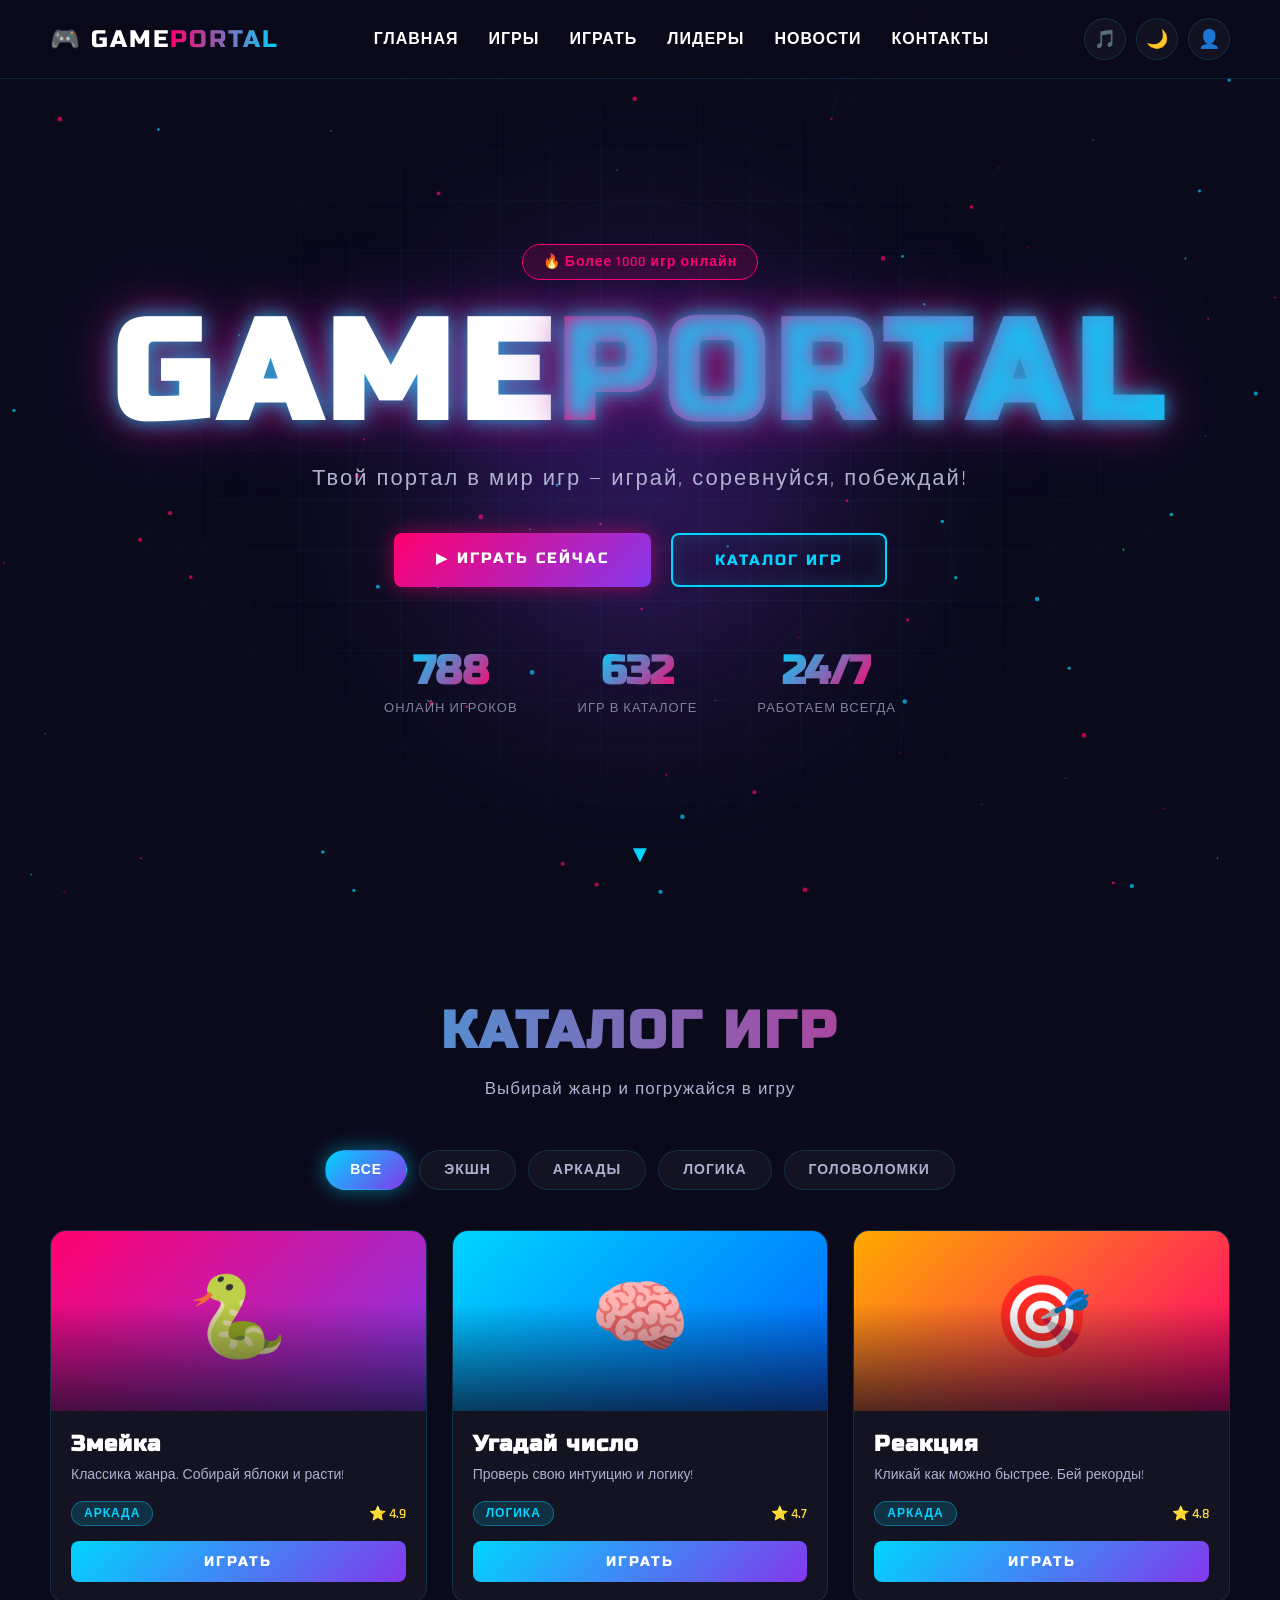
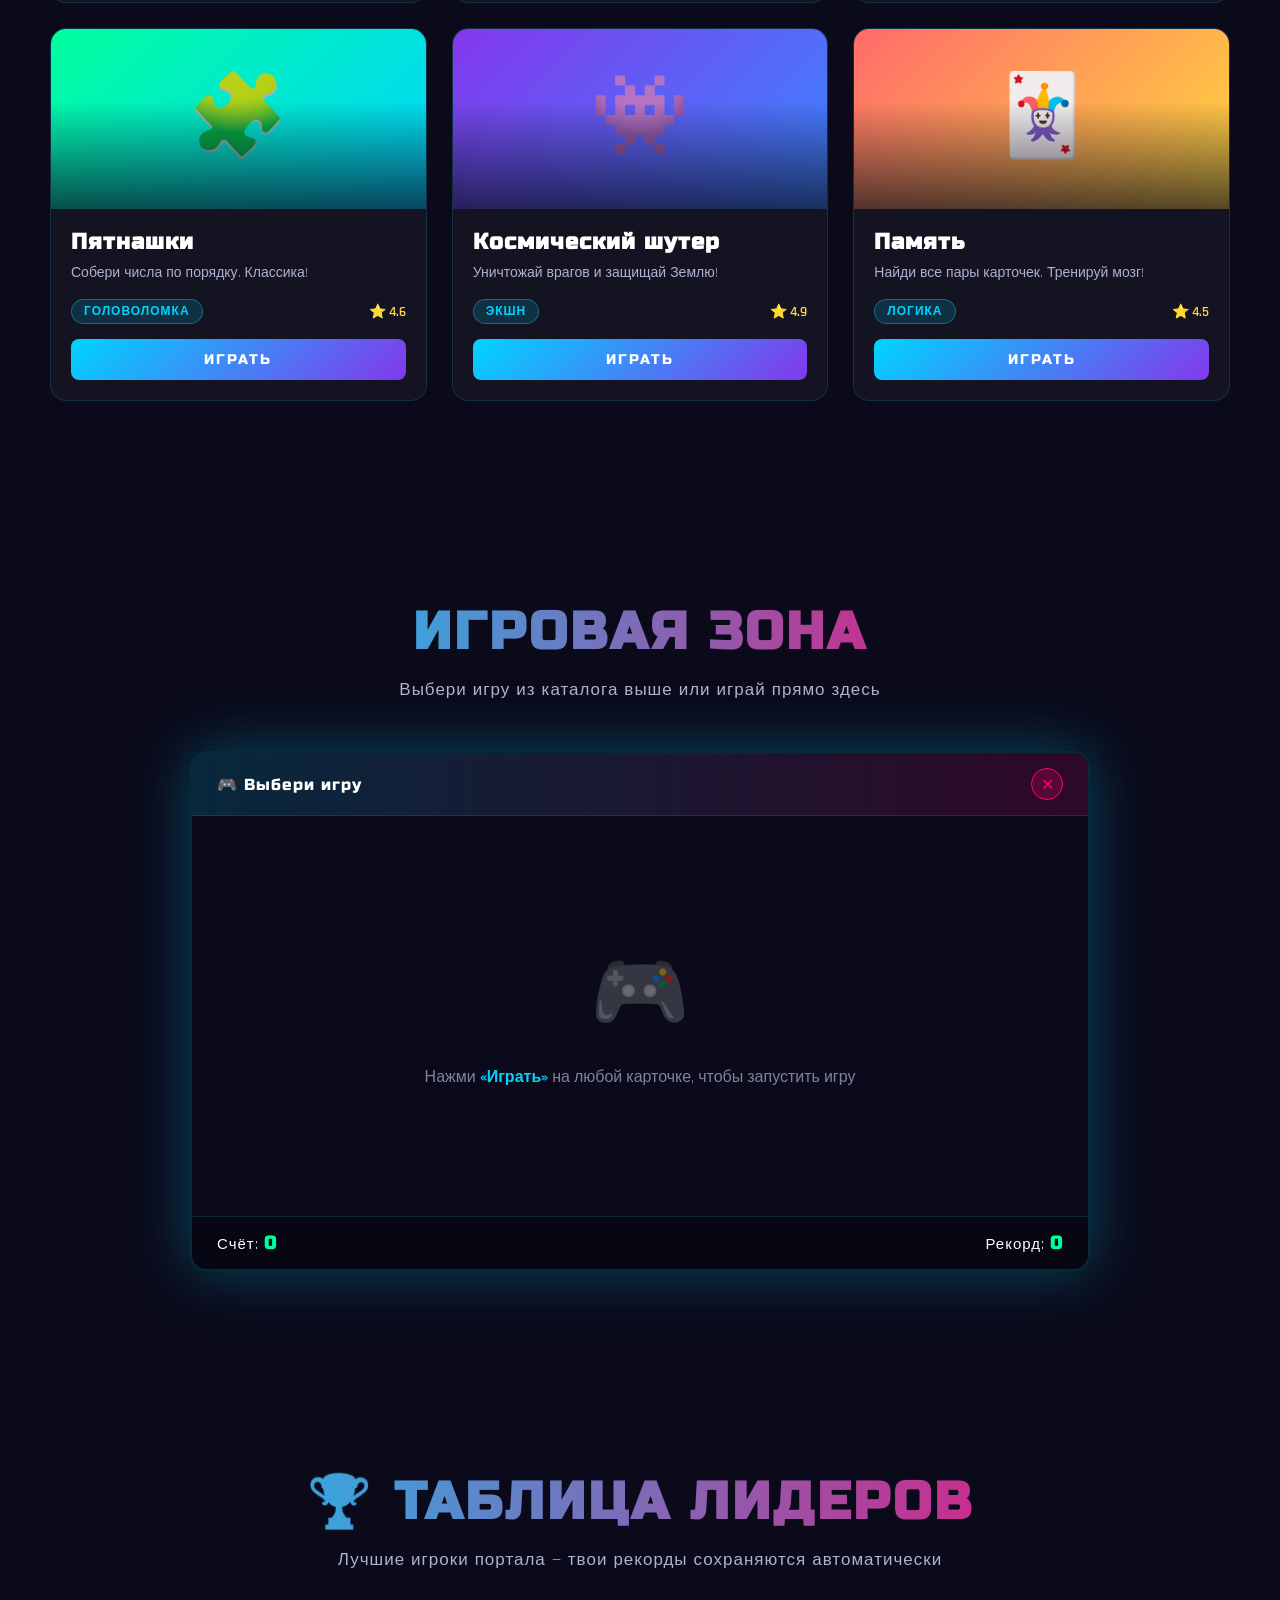
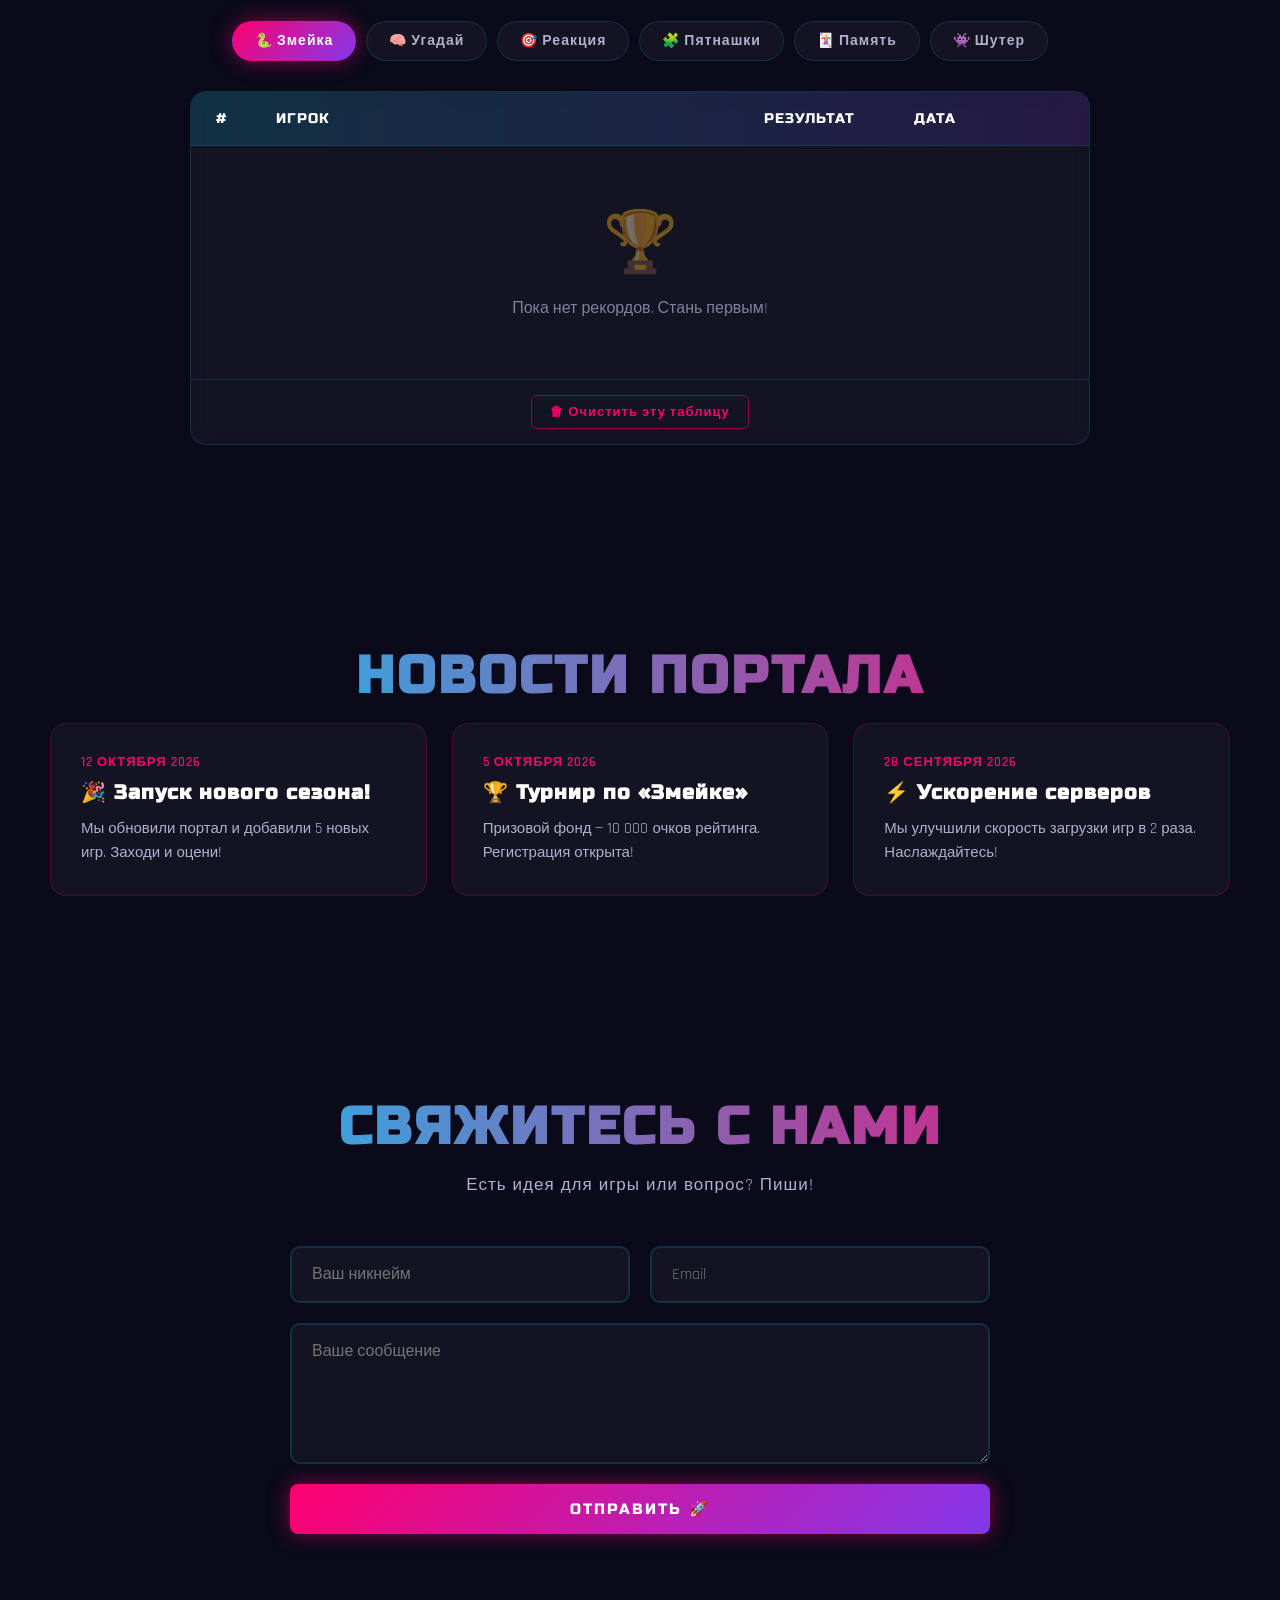
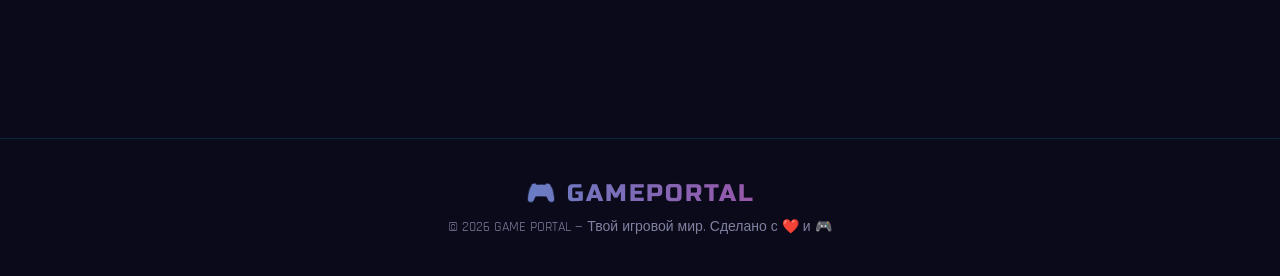
<file: index.html>
<!DOCTYPE html>
<html lang="ru">
<head>
    <meta charset="UTF-8">
    <meta name="viewport" content="width=device-width, initial-scale=1.0">
    <title>GAME PORTAL — Твой игровой мир</title>
    <link rel="stylesheet" href="style.css">
    <link href="https://fonts.googleapis.com/css2?family=Russo+One&family=Rajdhani:wght@300;400;600;700&display=swap" rel="stylesheet">
</head>
<body data-theme="dark">

    <!-- Анимированный фон -->
    <canvas id="bg"></canvas>
    <div class="grid-overlay"></div>

    <!-- Навигация -->
    <nav class="navbar">
        <div class="logo">🎮 GAME<span>PORTAL</span></div>
        <ul class="nav-links">
            <li><a href="#home">Главная</a></li>
            <li><a href="#games">Игры</a></li>
            <li><a href="#play">Играть</a></li>
            <li><a href="#leaders">Лидеры</a></li>
            <li><a href="#news">Новости</a></li>
            <li><a href="#contact">Контакты</a></li>
        </ul>
        <div class="nav-actions">
            <button class="icon-btn" id="musicBtn" title="Музыка">🎵</button>
            <button class="icon-btn" id="themeBtn" title="Тема">🌙</button>
            <button class="icon-btn user-btn" id="userBtn" title="Профиль">👤</button>
            <button class="burger" id="burger">☰</button>
        </div>
    </nav>

    <!-- ТИТУЛЬНИК -->
    <header id="home" class="hero">
        <div class="hero-glow"></div>
        <div class="hero-content">
            <div class="badge">🔥 Более 1000 игр онлайн</div>
            <h1 class="hero-title">GAME<span>PORTAL</span></h1>
            <p class="hero-subtitle">Твой портал в мир игр — играй, соревнуйся, побеждай!</p>
            <div class="hero-buttons">
                <a href="#play" class="btn btn-primary">▶ Играть сейчас</a>
                <a href="#games" class="btn btn-ghost">Каталог игр</a>
            </div>
            <div class="hero-stats">
                <div><strong id="statPlayers">0</strong><span>онлайн игроков</span></div>
                <div><strong id="statGames">0</strong><span>игр в каталоге</span></div>
                <div><strong>24/7</strong><span>работаем всегда</span></div>
            </div>
        </div>
        <div class="scroll-indicator">▼</div>
    </header>

    <!-- Каталог игр -->
    <section id="games" class="section">
        <h2 class="section-title">Каталог игр</h2>
        <p class="section-subtitle">Выбирай жанр и погружайся в игру</p>

        <div class="filters">
            <button class="filter active" data-filter="all">Все</button>
            <button class="filter" data-filter="action">Экшн</button>
            <button class="filter" data-filter="arcade">Аркады</button>
            <button class="filter" data-filter="logic">Логика</button>
            <button class="filter" data-filter="puzzle">Головоломки</button>
        </div>

        <div class="games-grid">
            <div class="game-card" data-category="arcade">
                <div class="game-cover" style="background: linear-gradient(135deg,#ff006e,#8338ec);">🐍</div>
                <div class="game-info">
                    <h3>Змейка</h3>
                    <p>Классика жанра. Собирай яблоки и расти!</p>
                    <div class="game-meta">
                        <span class="tag">Аркада</span>
                        <span class="rating">⭐ 4.9</span>
                    </div>
                    <button class="play-btn" data-game="snake">Играть</button>
                </div>
            </div>

            <div class="game-card" data-category="logic">
                <div class="game-cover" style="background: linear-gradient(135deg,#00d4ff,#0066ff);">🧠</div>
                <div class="game-info">
                    <h3>Угадай число</h3>
                    <p>Проверь свою интуицию и логику!</p>
                    <div class="game-meta">
                        <span class="tag">Логика</span>
                        <span class="rating">⭐ 4.7</span>
                    </div>
                    <button class="play-btn" data-game="guess">Играть</button>
                </div>
            </div>

            <div class="game-card" data-category="arcade">
                <div class="game-cover" style="background: linear-gradient(135deg,#ffaa00,#ff006e);">🎯</div>
                <div class="game-info">
                    <h3>Реакция</h3>
                    <p>Кликай как можно быстрее. Бей рекорды!</p>
                    <div class="game-meta">
                        <span class="tag">Аркада</span>
                        <span class="rating">⭐ 4.8</span>
                    </div>
                    <button class="play-btn" data-game="reaction">Играть</button>
                </div>
            </div>

            <div class="game-card" data-category="puzzle">
                <div class="game-cover" style="background: linear-gradient(135deg,#00ff9d,#00d4ff);">🧩</div>
                <div class="game-info">
                    <h3>Пятнашки</h3>
                    <p>Собери числа по порядку. Классика!</p>
                    <div class="game-meta">
                        <span class="tag">Головоломка</span>
                        <span class="rating">⭐ 4.6</span>
                    </div>
                    <button class="play-btn" data-game="puzzle">Играть</button>
                </div>
            </div>

            <div class="game-card" data-category="action">
                <div class="game-cover" style="background: linear-gradient(135deg,#8338ec,#3a86ff);">👾</div>
                <div class="game-info">
                    <h3>Космический шутер</h3>
                    <p>Уничтожай врагов и защищай Землю!</p>
                    <div class="game-meta">
                        <span class="tag">Экшн</span>
                        <span class="rating">⭐ 4.9</span>
                    </div>
                    <button class="play-btn" data-game="shooter">Играть</button>
                </div>
            </div>

            <div class="game-card" data-category="logic">
                <div class="game-cover" style="background: linear-gradient(135deg,#ff6b6b,#ffd93d);">🃏</div>
                <div class="game-info">
                    <h3>Память</h3>
                    <p>Найди все пары карточек. Тренируй мозг!</p>
                    <div class="game-meta">
                        <span class="tag">Логика</span>
                        <span class="rating">⭐ 4.5</span>
                    </div>
                    <button class="play-btn" data-game="memory">Играть</button>
                </div>
            </div>
        </div>
    </section>

    <!-- Игровая зона -->
    <section id="play" class="section play-section">
        <h2 class="section-title">Игровая зона</h2>
        <p class="section-subtitle">Выбери игру из каталога выше или играй прямо здесь</p>

        <div class="game-window">
            <div class="game-header">
                <span id="gameTitle">🎮 Выбери игру</span>
                <button id="closeGame" class="close-btn">✕</button>
            </div>
            <div class="game-body" id="gameBody">
                <div class="game-placeholder">
                    <div class="placeholder-icon">🎮</div>
                    <p>Нажми <strong>«Играть»</strong> на любой карточке, чтобы запустить игру</p>
                </div>
            </div>
            <div class="game-footer">
                <span>Счёт: <strong id="gameScore">0</strong></span>
                <span>Рекорд: <strong id="gameBest">0</strong></span>
            </div>
        </div>
    </section>

    <!-- ТАБЛИЦА ЛИДЕРОВ -->
    <section id="leaders" class="section">
        <h2 class="section-title">🏆 Таблица лидеров</h2>
        <p class="section-subtitle">Лучшие игроки портала — твои рекорды сохраняются автоматически</p>

        <div class="leaders-tabs">
            <button class="leader-tab active" data-board="snake">🐍 Змейка</button>
            <button class="leader-tab" data-board="guess">🧠 Угадай</button>
            <button class="leader-tab" data-board="reaction">🎯 Реакция</button>
            <button class="leader-tab" data-board="puzzle">🧩 Пятнашки</button>
            <button class="leader-tab" data-board="memory">🃏 Память</button>
            <button class="leader-tab" data-board="shooter">👾 Шутер</button>
        </div>

        <div class="leaderboard">
            <div class="leaderboard-header">
                <span>#</span>
                <span>Игрок</span>
                <span>Результат</span>
                <span>Дата</span>
            </div>
            <div id="leaderboardBody" class="leaderboard-body">
                <!-- JS заполнит -->
            </div>
            <div class="leaderboard-actions">
                <button class="btn-small" id="clearBoard">🗑 Очистить эту таблицу</button>
            </div>
        </div>
    </section>

    <!-- Новости -->
    <section id="news" class="section">
        <h2 class="section-title">Новости портала</h2>
        <div class="news-grid">
            <article class="news-card">
                <div class="news-date">12 октября 2026</div>
                <h3>🎉 Запуск нового сезона!</h3>
                <p>Мы обновили портал и добавили 5 новых игр. Заходи и оцени!</p>
            </article>
            <article class="news-card">
                <div class="news-date">5 октября 2026</div>
                <h3>🏆 Турнир по «Змейке»</h3>
                <p>Призовой фонд — 10 000 очков рейтинга. Регистрация открыта!</p>
            </article>
            <article class="news-card">
                <div class="news-date">28 сентября 2026</div>
                <h3>⚡ Ускорение серверов</h3>
                <p>Мы улучшили скорость загрузки игр в 2 раза. Наслаждайтесь!</p>
            </article>
        </div>
    </section>

    <!-- Контакты -->
    <section id="contact" class="section">
        <h2 class="section-title">Свяжитесь с нами</h2>
        <p class="section-subtitle">Есть идея для игры или вопрос? Пиши!</p>
        <form class="contact-form" id="contactForm">
            <div class="form-row">
                <input type="text" placeholder="Ваш никнейм" required>
                <input type="email" placeholder="Email" required>
            </div>
            <textarea placeholder="Ваше сообщение" rows="5" required></textarea>
            <button type="submit" class="btn btn-primary">Отправить 🚀</button>
            <p class="form-message" id="formMessage"></p>
        </form>
    </section>

    <!-- Футер -->
    <footer class="footer">
        <div class="footer-content">
            <div class="footer-logo">🎮 GAMEPORTAL</div>
            <p>© 2026 GAME PORTAL — Твой игровой мир. Сделано с ❤️ и 🎮</p>
        </div>
    </footer>

    <!-- МОДАЛЬНОЕ ОКНО АВТОРИЗАЦИИ -->
    <div class="modal-overlay" id="authModal">
        <div class="modal">
            <button class="modal-close" id="authClose">✕</button>
            <div class="modal-avatar" id="modalAvatar">👤</div>
            <h2 id="authTitle">Регистрация</h2>
            <p class="modal-subtitle" id="authSubtitle">Создай аккаунт, чтобы сохранять рекорды</p>

            <form id="authForm" class="auth-form">
                <input type="text" id="authNickname" placeholder="Никнейм" required maxlength="15">
                <input type="password" id="authPassword" placeholder="Пароль" required minlength="3">
                <button type="submit" class="btn btn-primary" id="authSubmit">Зарегистрироваться</button>
                <p class="auth-message" id="authMessage"></p>
            </form>

            <p class="auth-toggle">
                <span id="authToggleText">Уже есть аккаунт?</span>
                <a href="#" id="authToggleLink">Войти</a>
            </p>
        </div>
    </div>

    <!-- МОДАЛЬНОЕ ОКНО ПРОФИЛЯ -->
    <div class="modal-overlay" id="profileModal">
        <div class="modal">
            <button class="modal-close" id="profileClose">✕</button>
            <div class="modal-avatar" id="profileAvatar">👤</div>
            <h2 id="profileName">Игрок</h2>
            <p class="modal-subtitle">Твой игровой профиль</p>

            <div class="profile-stats">
                <div>
                    <strong id="profileTotalScore">0</strong>
                    <span>всего очков</span>
                </div>
                <div>
                    <strong id="profileGamesPlayed">0</strong>
                    <span>игр сыграно</span>
                </div>
                <div>
                    <strong id="profileAchievements">0</strong>
                    <span>достижений</span>
                </div>
            </div>

            <div class="profile-records">
                <h3>🏆 Мои рекорды</h3>
                <div id="profileRecords"></div>
            </div>

            <button class="btn btn-ghost" id="logoutBtn">🚪 Выйти из аккаунта</button>
        </div>
    </div>

    <!-- Фоновая музыка -->
    <audio id="bgMusic" loop>
        <source src="[data-uri]" type="audio/wav">
    </audio>

    <!-- Тонкий индикатор музыки -->
    <div class="music-indicator" id="musicIndicator" title="Музыка играет">
        <span></span><span></span><span></span><span></span>
    </div>

    <script src="script.js"></script>
</body>
</html>
</file>
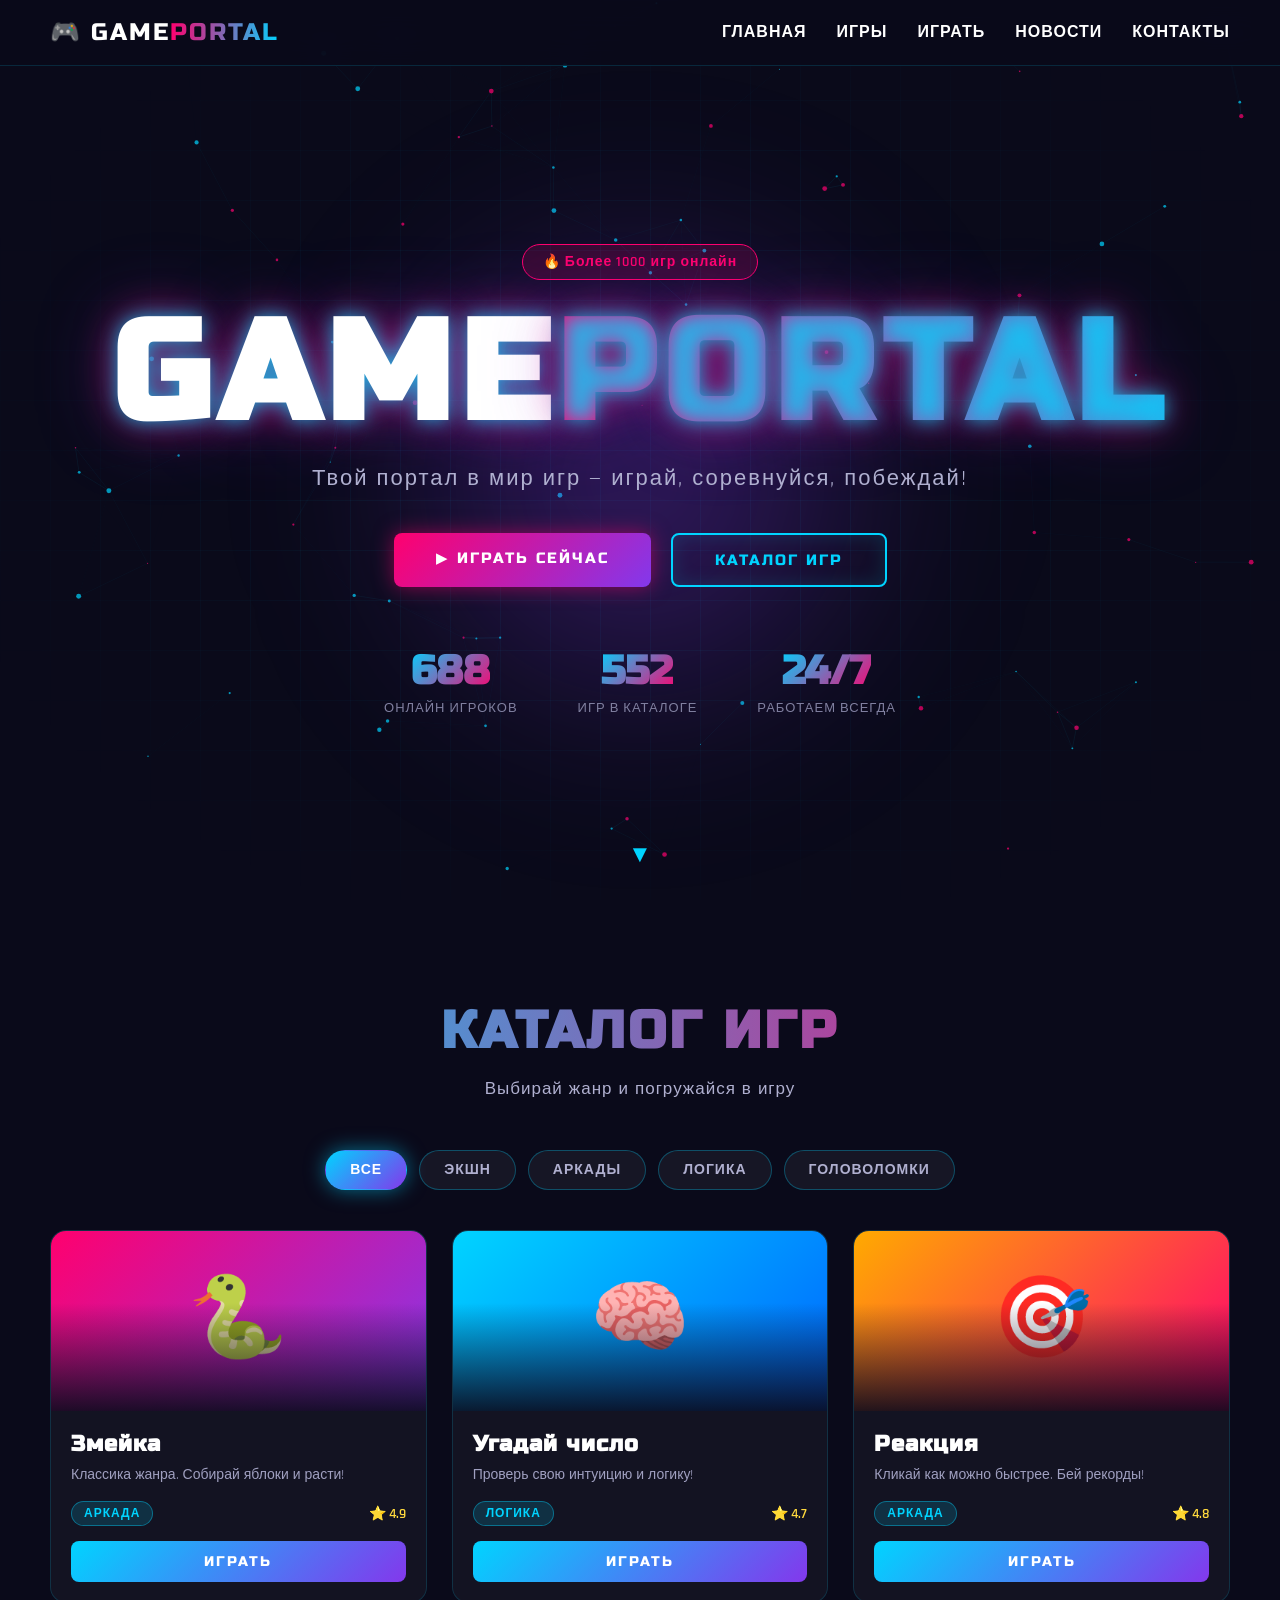
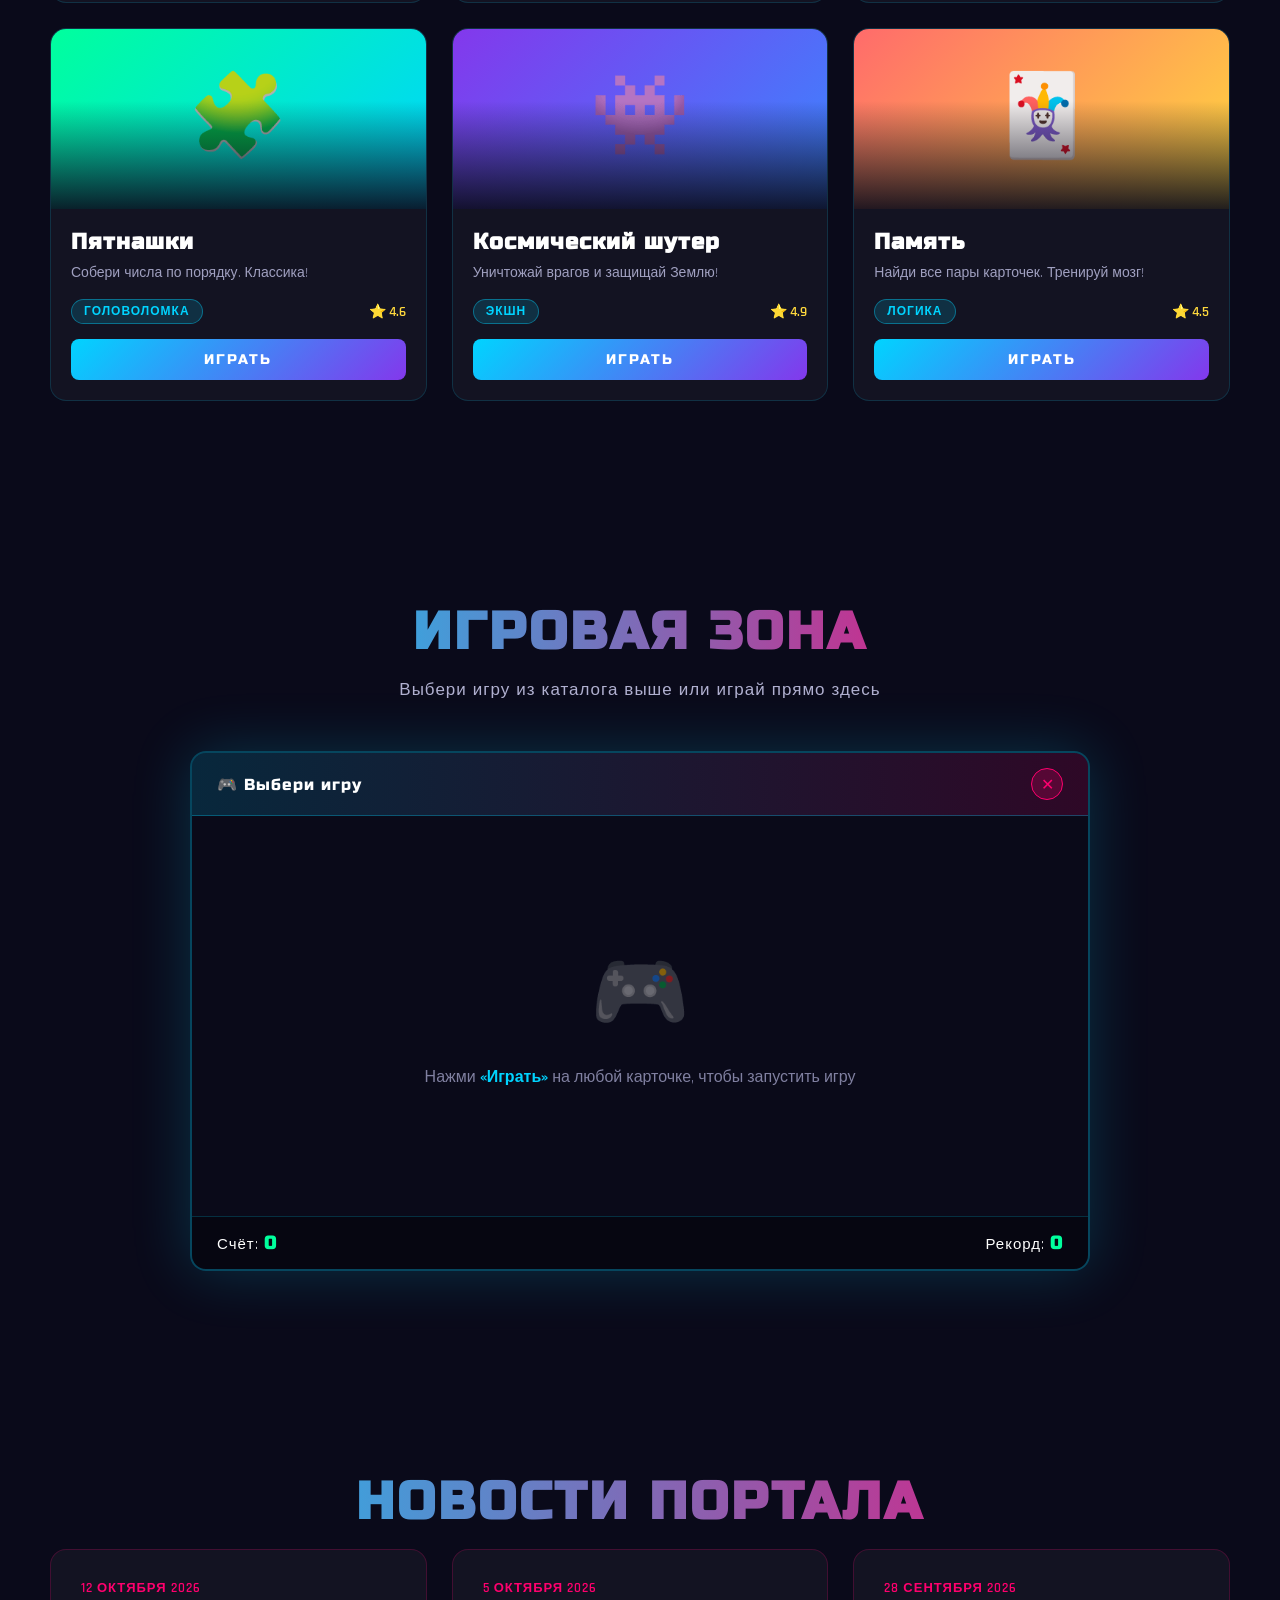
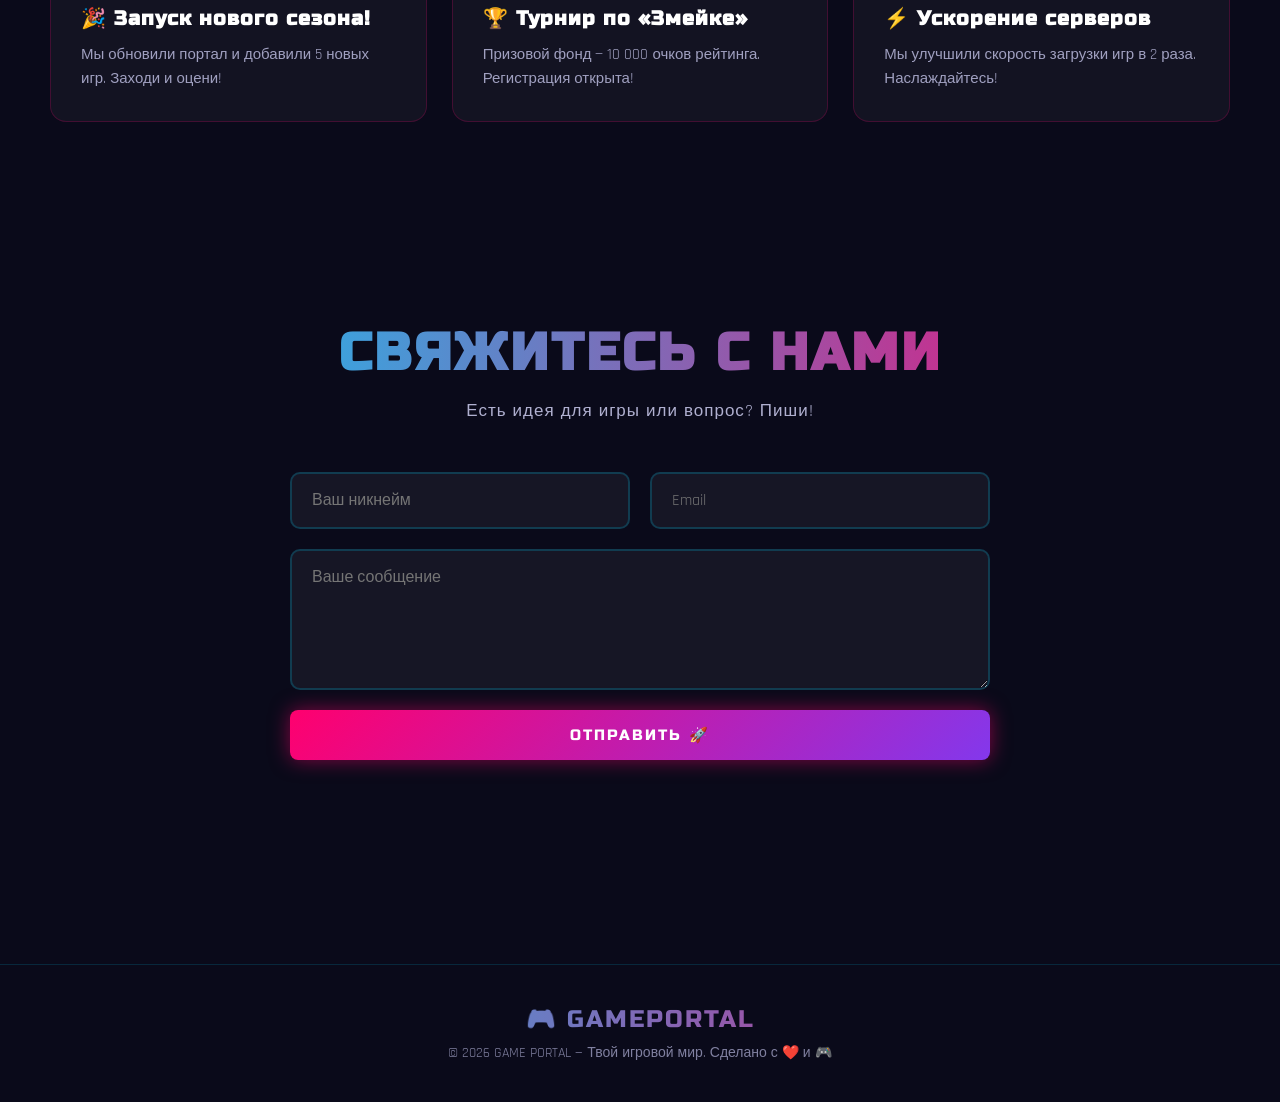
<file: game-portal/index.html>
<!DOCTYPE html>
<html lang="ru">
<head>
    <meta charset="UTF-8">
    <meta name="viewport" content="width=device-width, initial-scale=1.0">
    <title>GAME PORTAL — Твой игровой мир</title>
    <link rel="stylesheet" href="style.css">
    <link href="https://fonts.googleapis.com/css2?family=Russo+One&family=Rajdhani:wght@300;400;600;700&display=swap" rel="stylesheet">
</head>
<body>

    <!-- Анимированный фон -->
    <canvas id="bg"></canvas>
    <div class="grid-overlay"></div>

    <!-- Навигация -->
    <nav class="navbar">
        <div class="logo">🎮 GAME<span>PORTAL</span></div>
        <ul class="nav-links">
            <li><a href="#home">Главная</a></li>
            <li><a href="#games">Игры</a></li>
            <li><a href="#play">Играть</a></li>
            <li><a href="#news">Новости</a></li>
            <li><a href="#contact">Контакты</a></li>
        </ul>
        <button class="burger" id="burger">☰</button>
    </nav>

    <!-- ТИТУЛЬНИК -->
    <header id="home" class="hero">
        <div class="hero-glow"></div>
        <div class="hero-content">
            <div class="badge">🔥 Более 1000 игр онлайн</div>
            <h1 class="hero-title">GAME<span>PORTAL</span></h1>
            <p class="hero-subtitle">Твой портал в мир игр — играй, соревнуйся, побеждай!</p>
            <div class="hero-buttons">
                <a href="#play" class="btn btn-primary">▶ Играть сейчас</a>
                <a href="#games" class="btn btn-ghost">Каталог игр</a>
            </div>
            <div class="hero-stats">
                <div><strong id="statPlayers">0</strong><span>онлайн игроков</span></div>
                <div><strong id="statGames">0</strong><span>игр в каталоге</span></div>
                <div><strong>24/7</strong><span>работаем всегда</span></div>
            </div>
        </div>
        <div class="scroll-indicator">▼</div>
    </header>

    <!-- Каталог игр -->
    <section id="games" class="section">
        <h2 class="section-title">Каталог игр</h2>
        <p class="section-subtitle">Выбирай жанр и погружайся в игру</p>

        <div class="filters">
            <button class="filter active" data-filter="all">Все</button>
            <button class="filter" data-filter="action">Экшн</button>
            <button class="filter" data-filter="arcade">Аркады</button>
            <button class="filter" data-filter="logic">Логика</button>
            <button class="filter" data-filter="puzzle">Головоломки</button>
        </div>

        <div class="games-grid">
            <div class="game-card" data-category="arcade">
                <div class="game-cover" style="background: linear-gradient(135deg,#ff006e,#8338ec);">🐍</div>
                <div class="game-info">
                    <h3>Змейка</h3>
                    <p>Классика жанра. Собирай яблоки и расти!</p>
                    <div class="game-meta">
                        <span class="tag">Аркада</span>
                        <span class="rating">⭐ 4.9</span>
                    </div>
                    <button class="play-btn" data-game="snake">Играть</button>
                </div>
            </div>

            <div class="game-card" data-category="logic">
                <div class="game-cover" style="background: linear-gradient(135deg,#00d4ff,#0066ff);">🧠</div>
                <div class="game-info">
                    <h3>Угадай число</h3>
                    <p>Проверь свою интуицию и логику!</p>
                    <div class="game-meta">
                        <span class="tag">Логика</span>
                        <span class="rating">⭐ 4.7</span>
                    </div>
                    <button class="play-btn" data-game="guess">Играть</button>
                </div>
            </div>

            <div class="game-card" data-category="arcade">
                <div class="game-cover" style="background: linear-gradient(135deg,#ffaa00,#ff006e);">🎯</div>
                <div class="game-info">
                    <h3>Реакция</h3>
                    <p>Кликай как можно быстрее. Бей рекорды!</p>
                    <div class="game-meta">
                        <span class="tag">Аркада</span>
                        <span class="rating">⭐ 4.8</span>
                    </div>
                    <button class="play-btn" data-game="reaction">Играть</button>
                </div>
            </div>

            <div class="game-card" data-category="puzzle">
                <div class="game-cover" style="background: linear-gradient(135deg,#00ff9d,#00d4ff);">🧩</div>
                <div class="game-info">
                    <h3>Пятнашки</h3>
                    <p>Собери числа по порядку. Классика!</p>
                    <div class="game-meta">
                        <span class="tag">Головоломка</span>
                        <span class="rating">⭐ 4.6</span>
                    </div>
                    <button class="play-btn" data-game="puzzle">Играть</button>
                </div>
            </div>

            <div class="game-card" data-category="action">
                <div class="game-cover" style="background: linear-gradient(135deg,#8338ec,#3a86ff);">👾</div>
                <div class="game-info">
                    <h3>Космический шутер</h3>
                    <p>Уничтожай врагов и защищай Землю!</p>
                    <div class="game-meta">
                        <span class="tag">Экшн</span>
                        <span class="rating">⭐ 4.9</span>
                    </div>
                    <button class="play-btn" data-game="shooter">Играть</button>
                </div>
            </div>

            <div class="game-card" data-category="logic">
                <div class="game-cover" style="background: linear-gradient(135deg,#ff6b6b,#ffd93d);">🃏</div>
                <div class="game-info">
                    <h3>Память</h3>
                    <p>Найди все пары карточек. Тренируй мозг!</p>
                    <div class="game-meta">
                        <span class="tag">Логика</span>
                        <span class="rating">⭐ 4.5</span>
                    </div>
                    <button class="play-btn" data-game="memory">Играть</button>
                </div>
            </div>
        </div>
    </section>

    <!-- Игровая зона -->
    <section id="play" class="section play-section">
        <h2 class="section-title">Игровая зона</h2>
        <p class="section-subtitle">Выбери игру из каталога выше или играй прямо здесь</p>

        <div class="game-window">
            <div class="game-header">
                <span id="gameTitle">🎮 Выбери игру</span>
                <button id="closeGame" class="close-btn">✕</button>
            </div>
            <div class="game-body" id="gameBody">
                <div class="game-placeholder">
                    <div class="placeholder-icon">🎮</div>
                    <p>Нажми <strong>«Играть»</strong> на любой карточке, чтобы запустить игру</p>
                </div>
            </div>
            <div class="game-footer">
                <span>Счёт: <strong id="gameScore">0</strong></span>
                <span>Рекорд: <strong id="gameBest">0</strong></span>
            </div>
        </div>
    </section>

    <!-- Новости -->
    <section id="news" class="section">
        <h2 class="section-title">Новости портала</h2>
        <div class="news-grid">
            <article class="news-card">
                <div class="news-date">12 октября 2026</div>
                <h3>🎉 Запуск нового сезона!</h3>
                <p>Мы обновили портал и добавили 5 новых игр. Заходи и оцени!</p>
            </article>
            <article class="news-card">
                <div class="news-date">5 октября 2026</div>
                <h3>🏆 Турнир по «Змейке»</h3>
                <p>Призовой фонд — 10 000 очков рейтинга. Регистрация открыта!</p>
            </article>
            <article class="news-card">
                <div class="news-date">28 сентября 2026</div>
                <h3>⚡ Ускорение серверов</h3>
                <p>Мы улучшили скорость загрузки игр в 2 раза. Наслаждайтесь!</p>
            </article>
        </div>
    </section>

    <!-- Контакты -->
    <section id="contact" class="section">
        <h2 class="section-title">Свяжитесь с нами</h2>
        <p class="section-subtitle">Есть идея для игры или вопрос? Пиши!</p>
        <form class="contact-form" id="contactForm">
            <div class="form-row">
                <input type="text" placeholder="Ваш никнейм" required>
                <input type="email" placeholder="Email" required>
            </div>
            <textarea placeholder="Ваше сообщение" rows="5" required></textarea>
            <button type="submit" class="btn btn-primary">Отправить 🚀</button>
            <p class="form-message" id="formMessage"></p>
        </form>
    </section>

    <!-- Футер -->
    <footer class="footer">
        <div class="footer-content">
            <div class="footer-logo">🎮 GAMEPORTAL</div>
            <p>© 2026 GAME PORTAL — Твой игровой мир. Сделано с ❤️ и 🎮</p>
        </div>
    </footer>

    <script src="script.js"></script>
</body>
</html>
</file>
<file: style.css>
* {
    margin: 0;
    padding: 0;
    box-sizing: border-box;
}

/* ===== ТЕМЫ ===== */
:root {
    --neon-pink: #ff006e;
    --neon-blue: #00d4ff;
    --neon-purple: #8338ec;
    --neon-green: #00ff9d;
}

/* Тёмная тема (по умолчанию) */
[data-theme="dark"] {
    --bg-main: #0a0a1a;
    --bg-secondary: rgba(255, 255, 255, 0.04);
    --bg-tertiary: rgba(10, 10, 26, 0.9);
    --text-main: #fff;
    --text-secondary: #b0b0d0;
    --text-muted: #8080a0;
    --border-color: rgba(0, 212, 255, 0.15);
    --navbar-bg: rgba(10, 10, 26, 0.85);
    --shadow-color: rgba(0, 212, 255, 0.3);
    --grid-color: rgba(0, 212, 255, 0.05);
}

/* Светлая тема */
[data-theme="light"] {
    --bg-main: #f0f4ff;
    --bg-secondary: rgba(255, 255, 255, 0.8);
    --bg-tertiary: rgba(255, 255, 255, 0.95);
    --text-main: #0a0a1a;
    --text-secondary: #4a4a6a;
    --text-muted: #7a7a9a;
    --border-color: rgba(131, 56, 236, 0.25);
    --navbar-bg: rgba(255, 255, 255, 0.9);
    --shadow-color: rgba(131, 56, 236, 0.3);
    --grid-color: rgba(131, 56, 236, 0.07);
}

body {
    font-family: 'Rajdhani', sans-serif;
    background: var(--bg-main);
    color: var(--text-main);
    overflow-x: hidden;
    scroll-behavior: smooth;
    transition: background 0.4s, color 0.4s;
}

/* Анимированный фон */
#bg {
    position: fixed;
    top: 0;
    left: 0;
    width: 100%;
    height: 100%;
    z-index: -2;
    transition: opacity 0.4s;
}

[data-theme="light"] #bg {
    opacity: 0.3;
}

.grid-overlay {
    position: fixed;
    top: 0;
    left: 0;
    width: 100%;
    height: 100%;
    z-index: -1;
    background-image:
        linear-gradient(var(--grid-color) 1px, transparent 1px),
        linear-gradient(90deg, var(--grid-color) 1px, transparent 1px);
    background-size: 50px 50px;
    mask-image: radial-gradient(ellipse at center, black 30%, transparent 80%);
    transition: background-image 0.4s;
}

/* Навигация */
.navbar {
    position: fixed;
    top: 0;
    width: 100%;
    padding: 18px 50px;
    display: flex;
    justify-content: space-between;
    align-items: center;
    background: var(--navbar-bg);
    backdrop-filter: blur(15px);
    border-bottom: 1px solid var(--border-color);
    z-index: 1000;
    transition: 0.3s;
}

.logo {
    font-family: 'Russo One', sans-serif;
    font-size: 24px;
    letter-spacing: 2px;
    color: var(--text-main);
}

.logo span {
    background: linear-gradient(90deg, var(--neon-pink), var(--neon-blue));
    -webkit-background-clip: text;
    -webkit-text-fill-color: transparent;
}

.nav-links {
    display: flex;
    list-style: none;
    gap: 30px;
}

.nav-links a {
    color: var(--text-main);
    text-decoration: none;
    font-weight: 600;
    font-size: 16px;
    letter-spacing: 1px;
    text-transform: uppercase;
    transition: 0.3s;
    position: relative;
}

.nav-links a:hover {
    color: var(--neon-blue);
    text-shadow: 0 0 10px var(--neon-blue);
}

.nav-links a::after {
    content: '';
    position: absolute;
    bottom: -5px;
    left: 0;
    width: 0;
    height: 2px;
    background: var(--neon-blue);
    box-shadow: 0 0 10px var(--neon-blue);
    transition: 0.3s;
}

.nav-links a:hover::after { width: 100%; }

.nav-actions {
    display: flex;
    align-items: center;
    gap: 10px;
}

.icon-btn {
    width: 42px;
    height: 42px;
    border-radius: 50%;
    background: var(--bg-secondary);
    border: 1px solid var(--border-color);
    color: var(--text-main);
    font-size: 18px;
    cursor: pointer;
    transition: 0.3s;
    display: flex;
    align-items: center;
    justify-content: center;
    position: relative;
}

.icon-btn:hover {
    border-color: var(--neon-blue);
    box-shadow: 0 0 15px var(--shadow-color);
    transform: scale(1.08);
}

.user-btn.active {
    background: linear-gradient(135deg, var(--neon-blue), var(--neon-purple));
    color: #fff;
    border-color: transparent;
}

.burger {
    display: none;
    background: none;
    border: none;
    color: var(--neon-blue);
    font-size: 28px;
    cursor: pointer;
}

/* ТИТУЛЬНИК */
.hero {
    min-height: 100vh;
    display: flex;
    flex-direction: column;
    justify-content: center;
    align-items: center;
    text-align: center;
    padding: 120px 20px 60px;
    position: relative;
    overflow: hidden;
}

.hero-glow {
    position: absolute;
    width: 600px;
    height: 600px;
    border-radius: 50%;
    background: radial-gradient(circle, rgba(131, 56, 236, 0.4), transparent 70%);
    filter: blur(80px);
    animation: pulse 5s ease-in-out infinite;
    z-index: -1;
}

@keyframes pulse {
    0%, 100% { transform: scale(1); opacity: 0.6; }
    50% { transform: scale(1.2); opacity: 0.9; }
}

.badge {
    display: inline-block;
    padding: 8px 20px;
    background: rgba(255, 0, 110, 0.15);
    border: 1px solid var(--neon-pink);
    border-radius: 50px;
    font-size: 14px;
    font-weight: 600;
    letter-spacing: 1px;
    margin-bottom: 25px;
    color: var(--neon-pink);
    animation: fadeUp 0.8s ease forwards;
}

.hero-title {
    font-family: 'Russo One', sans-serif;
    font-size: clamp(50px, 12vw, 140px);
    letter-spacing: 8px;
    line-height: 1;
    margin-bottom: 20px;
    color: var(--text-main);
    text-shadow:
        0 0 20px rgba(0, 212, 255, 0.8),
        0 0 40px rgba(255, 0, 110, 0.6),
        0 0 80px rgba(131, 56, 236, 0.4);
    animation: fadeUp 1s ease forwards 0.2s;
    opacity: 0;
}

[data-theme="light"] .hero-title {
    text-shadow:
        0 0 20px rgba(131, 56, 236, 0.4),
        0 0 40px rgba(255, 0, 110, 0.3);
}

.hero-title span {
    background: linear-gradient(90deg, var(--neon-pink), var(--neon-blue));
    -webkit-background-clip: text;
    -webkit-text-fill-color: transparent;
    display: inline-block;
}

.hero-subtitle {
    font-size: clamp(16px, 2vw, 22px);
    font-weight: 400;
    letter-spacing: 2px;
    margin-bottom: 40px;
    color: var(--text-secondary);
    opacity: 0;
    animation: fadeUp 1s ease forwards 0.5s;
}

@keyframes fadeUp {
    from { opacity: 0; transform: translateY(30px); }
    to { opacity: 1; transform: translateY(0); }
}

.hero-buttons {
    display: flex;
    gap: 20px;
    flex-wrap: wrap;
    justify-content: center;
    opacity: 0;
    animation: fadeUp 1s ease forwards 0.8s;
}

.btn {
    display: inline-block;
    padding: 16px 42px;
    text-decoration: none;
    border: none;
    border-radius: 8px;
    font-family: 'Russo One', sans-serif;
    font-size: 15px;
    letter-spacing: 2px;
    text-transform: uppercase;
    cursor: pointer;
    transition: 0.3s;
    position: relative;
    overflow: hidden;
}

.btn-primary {
    background: linear-gradient(135deg, var(--neon-pink), var(--neon-purple));
    color: #fff;
    box-shadow: 0 0 20px rgba(255, 0, 110, 0.5);
}

.btn-primary:hover {
    transform: translateY(-3px);
    box-shadow: 0 10px 40px rgba(255, 0, 110, 0.8);
}

.btn-ghost {
    background: transparent;
    color: var(--neon-blue);
    border: 2px solid var(--neon-blue);
    box-shadow: inset 0 0 20px rgba(0, 212, 255, 0.15);
}

.btn-ghost:hover {
    background: var(--neon-blue);
    color: #fff;
    box-shadow: 0 0 30px var(--neon-blue);
    transform: translateY(-3px);
}

.hero-stats {
    display: flex;
    gap: 60px;
    margin-top: 60px;
    flex-wrap: wrap;
    justify-content: center;
    opacity: 0;
    animation: fadeUp 1s ease forwards 1.1s;
}

.hero-stats div {
    display: flex;
    flex-direction: column;
    align-items: center;
}

.hero-stats strong {
    font-family: 'Russo One', sans-serif;
    font-size: 40px;
    background: linear-gradient(135deg, var(--neon-blue), var(--neon-pink));
    -webkit-background-clip: text;
    -webkit-text-fill-color: transparent;
}

.hero-stats span {
    font-size: 13px;
    color: var(--text-muted);
    letter-spacing: 1px;
    text-transform: uppercase;
    margin-top: 5px;
}

.scroll-indicator {
    position: absolute;
    bottom: 30px;
    font-size: 24px;
    color: var(--neon-blue);
    animation: bounce 2s infinite;
}

@keyframes bounce {
    0%, 100% { transform: translateY(0); }
    50% { transform: translateY(10px); }
}

/* Секции */
.section {
    padding: 100px 50px;
    max-width: 1300px;
    margin: 0 auto;
}

.section-title {
    font-family: 'Russo One', sans-serif;
    font-size: clamp(32px, 5vw, 52px);
    text-align: center;
    margin-bottom: 15px;
    letter-spacing: 3px;
    background: linear-gradient(90deg, var(--neon-blue), var(--neon-pink));
    -webkit-background-clip: text;
    -webkit-text-fill-color: transparent;
    text-transform: uppercase;
}

.section-subtitle {
    text-align: center;
    color: var(--text-secondary);
    font-size: 17px;
    margin-bottom: 50px;
    letter-spacing: 1px;
}

/* Фильтры */
.filters {
    display: flex;
    justify-content: center;
    gap: 12px;
    margin-bottom: 40px;
    flex-wrap: wrap;
}

.filter {
    padding: 10px 24px;
    background: var(--bg-secondary);
    border: 1px solid var(--border-color);
    color: var(--text-secondary);
    border-radius: 50px;
    font-family: inherit;
    font-size: 14px;
    font-weight: 600;
    letter-spacing: 1px;
    text-transform: uppercase;
    cursor: pointer;
    transition: 0.3s;
}

.filter:hover {
    border-color: var(--neon-blue);
    color: var(--neon-blue);
}

.filter.active {
    background: linear-gradient(135deg, var(--neon-blue), var(--neon-purple));
    color: #fff;
    border-color: transparent;
    box-shadow: 0 0 20px rgba(0, 212, 255, 0.5);
}

/* Игры */
.games-grid {
    display: grid;
    grid-template-columns: repeat(auto-fill, minmax(300px, 1fr));
    gap: 25px;
}

.game-card {
    background: var(--bg-secondary);
    border: 1px solid var(--border-color);
    border-radius: 16px;
    overflow: hidden;
    transition: 0.4s;
    display: flex;
    flex-direction: column;
}

.game-card:hover {
    transform: translateY(-8px);
    border-color: var(--neon-blue);
    box-shadow: 0 20px 60px var(--shadow-color);
}

.game-card.hidden {
    display: none;
}

.game-cover {
    height: 180px;
    display: flex;
    align-items: center;
    justify-content: center;
    font-size: 80px;
    position: relative;
    overflow: hidden;
}

.game-cover::after {
    content: '';
    position: absolute;
    inset: 0;
    background: linear-gradient(to top, var(--bg-main), transparent 60%);
    opacity: 0.7;
}

.game-info {
    padding: 20px;
    display: flex;
    flex-direction: column;
    flex: 1;
}

.game-info h3 {
    font-family: 'Russo One', sans-serif;
    font-size: 22px;
    margin-bottom: 8px;
    color: var(--text-main);
    letter-spacing: 1px;
}

.game-info p {
    color: var(--text-secondary);
    font-size: 14px;
    line-height: 1.5;
    margin-bottom: 15px;
    flex: 1;
}

.game-meta {
    display: flex;
    justify-content: space-between;
    align-items: center;
    margin-bottom: 15px;
}

.tag {
    padding: 4px 12px;
    background: rgba(0, 212, 255, 0.15);
    border: 1px solid rgba(0, 212, 255, 0.4);
    color: var(--neon-blue);
    border-radius: 50px;
    font-size: 12px;
    font-weight: 600;
    letter-spacing: 1px;
    text-transform: uppercase;
}

.rating {
    color: #ffd93d;
    font-weight: 600;
    font-size: 14px;
}

.play-btn {
    padding: 12px;
    background: linear-gradient(135deg, var(--neon-blue), var(--neon-purple));
    border: none;
    color: #fff;
    font-family: 'Russo One', sans-serif;
    font-size: 14px;
    letter-spacing: 2px;
    text-transform: uppercase;
    border-radius: 8px;
    cursor: pointer;
    transition: 0.3s;
}

.play-btn:hover {
    box-shadow: 0 0 25px rgba(0, 212, 255, 0.7);
    transform: scale(1.03);
}

/* Игровая зона */
.play-section {
    max-width: 1000px;
}

.game-window {
    background: var(--bg-tertiary);
    border: 2px solid var(--border-color);
    border-radius: 16px;
    overflow: hidden;
    box-shadow: 0 0 60px var(--shadow-color);
}

.game-header {
    display: flex;
    justify-content: space-between;
    align-items: center;
    padding: 15px 25px;
    background: linear-gradient(90deg, rgba(0, 212, 255, 0.15), rgba(255, 0, 110, 0.15));
    border-bottom: 1px solid var(--border-color);
    font-family: 'Russo One', sans-serif;
    letter-spacing: 1px;
    color: var(--text-main);
}

.close-btn {
    background: rgba(255, 0, 110, 0.2);
    border: 1px solid var(--neon-pink);
    color: var(--neon-pink);
    width: 32px;
    height: 32px;
    border-radius: 50%;
    cursor: pointer;
    font-size: 16px;
    transition: 0.3s;
}

.close-btn:hover {
    background: var(--neon-pink);
    color: #fff;
    box-shadow: 0 0 20px var(--neon-pink);
}

.game-body {
    min-height: 400px;
    display: flex;
    align-items: center;
    justify-content: center;
    padding: 30px;
    position: relative;
    background: var(--bg-main);
}

.game-placeholder {
    text-align: center;
    color: var(--text-muted);
}

.placeholder-icon {
    font-size: 80px;
    margin-bottom: 20px;
    opacity: 0.5;
    animation: bounce 3s infinite;
}

.game-placeholder strong {
    color: var(--neon-blue);
}

.game-footer {
    display: flex;
    justify-content: space-between;
    padding: 15px 25px;
    background: rgba(0, 0, 0, 0.2);
    border-top: 1px solid var(--border-color);
    font-size: 15px;
    letter-spacing: 1px;
    color: var(--text-main);
}

.game-footer strong {
    color: var(--neon-green);
    font-family: 'Russo One', sans-serif;
    font-size: 18px;
}

/* Игровые элементы */
.game-canvas {
    display: block;
    background: #050510;
    border-radius: 8px;
    box-shadow: 0 0 40px rgba(0, 212, 255, 0.3);
    max-width: 100%;
}

.game-controls {
    margin-top: 20px;
    display: flex;
    flex-direction: column;
    align-items: center;
    gap: 15px;
}

.game-message {
    font-size: 20px;
    color: var(--neon-green);
    font-weight: 600;
    text-align: center;
    min-height: 30px;
}

.game-btn {
    padding: 12px 30px;
    background: linear-gradient(135deg, var(--neon-green), var(--neon-blue));
    border: none;
    color: #0a0a1a;
    font-family: 'Russo One', sans-serif;
    letter-spacing: 2px;
    text-transform: uppercase;
    border-radius: 8px;
    cursor: pointer;
    transition: 0.3s;
    font-size: 14px;
}

.game-btn:hover {
    box-shadow: 0 0 30px rgba(0, 255, 157, 0.7);
    transform: translateY(-2px);
}

.guess-input {
    display: flex;
    gap: 10px;
    align-items: center;
}

.guess-input input {
    padding: 12px 20px;
    background: var(--bg-secondary);
    border: 2px solid var(--neon-blue);
    border-radius: 8px;
    color: var(--text-main);
    font-size: 20px;
    font-family: 'Russo One', sans-serif;
    text-align: center;
    width: 150px;
}

.guess-input input:focus {
    outline: none;
    box-shadow: 0 0 20px var(--neon-blue);
}

.reaction-box {
    width: 500px;
    height: 300px;
    max-width: 100%;
    display: flex;
    align-items: center;
    justify-content: center;
    border-radius: 12px;
    cursor: pointer;
    font-family: 'Russo One', sans-serif;
    font-size: 28px;
    color: #fff;
    text-align: center;
    transition: 0.2s;
    user-select: none;
    padding: 20px;
}

.puzzle-grid {
    display: grid;
    grid-template-columns: repeat(3, 100px);
    gap: 8px;
    margin: 0 auto;
}

.puzzle-tile {
    width: 100px;
    height: 100px;
    background: linear-gradient(135deg, var(--neon-blue), var(--neon-purple));
    border: none;
    border-radius: 10px;
    color: #fff;
    font-family: 'Russo One', sans-serif;
    font-size: 32px;
    cursor: pointer;
    transition: 0.2s;
    box-shadow: 0 4px 15px rgba(0, 212, 255, 0.3);
}

.puzzle-tile:hover:not(.empty) {
    transform: scale(1.05);
    box-shadow: 0 0 25px var(--neon-blue);
}

.puzzle-tile.empty {
    background: var(--bg-secondary);
    box-shadow: none;
    cursor: default;
}

.memory-grid {
    display: grid;
    grid-template-columns: repeat(4, 90px);
    gap: 12px;
    margin: 0 auto;
}

.memory-card {
    width: 90px;
    height: 90px;
    background: linear-gradient(135deg, var(--neon-purple), var(--neon-pink));
    border-radius: 12px;
    cursor: pointer;
    display: flex;
    align-items: center;
    justify-content: center;
    font-size: 40px;
    transition: 0.3s;
    user-select: none;
}

.memory-card.flipped {
    background: rgba(0, 212, 255, 0.15);
    border: 2px solid var(--neon-blue);
}

.memory-card.matched {
    background: rgba(0, 255, 157, 0.2);
    border: 2px solid var(--neon-green);
    cursor: default;
}

/* ===== ТАБЛИЦА ЛИДЕРОВ ===== */
.leaders-tabs {
    display: flex;
    justify-content: center;
    gap: 10px;
    flex-wrap: wrap;
    margin-bottom: 30px;
}

.leader-tab {
    padding: 10px 22px;
    background: var(--bg-secondary);
    border: 1px solid var(--border-color);
    color: var(--text-secondary);
    border-radius: 50px;
    font-family: inherit;
    font-size: 14px;
    font-weight: 600;
    letter-spacing: 1px;
    cursor: pointer;
    transition: 0.3s;
}

.leader-tab:hover {
    border-color: var(--neon-blue);
    color: var(--neon-blue);
}

.leader-tab.active {
    background: linear-gradient(135deg, var(--neon-pink), var(--neon-purple));
    color: #fff;
    border-color: transparent;
    box-shadow: 0 0 20px rgba(255, 0, 110, 0.5);
}

.leaderboard {
    max-width: 900px;
    margin: 0 auto;
    background: var(--bg-secondary);
    border: 1px solid var(--border-color);
    border-radius: 16px;
    overflow: hidden;
    backdrop-filter: blur(10px);
}

.leaderboard-header {
    display: grid;
    grid-template-columns: 60px 1fr 150px 150px;
    padding: 18px 25px;
    background: linear-gradient(90deg, rgba(0, 212, 255, 0.15), rgba(131, 56, 236, 0.15));
    border-bottom: 1px solid var(--border-color);
    font-family: 'Russo One', sans-serif;
    font-size: 14px;
    letter-spacing: 1px;
    text-transform: uppercase;
    color: var(--text-main);
}

.leaderboard-body {
    max-height: 500px;
    overflow-y: auto;
}

.leader-row {
    display: grid;
    grid-template-columns: 60px 1fr 150px 150px;
    padding: 15px 25px;
    border-bottom: 1px solid var(--border-color);
    align-items: center;
    font-size: 16px;
    transition: 0.2s;
}

.leader-row:hover {
    background: rgba(0, 212, 255, 0.05);
}

.leader-row.current {
    background: linear-gradient(90deg, rgba(255, 0, 110, 0.15), transparent);
    border-left: 3px solid var(--neon-pink);
}

.leader-rank {
    font-family: 'Russo One', sans-serif;
    font-size: 20px;
}

.leader-rank.gold { color: #ffd93d; text-shadow: 0 0 15px #ffd93d; }
.leader-rank.silver { color: #c0c0c0; text-shadow: 0 0 15px #c0c0c0; }
.leader-rank.bronze { color: #cd7f32; text-shadow: 0 0 15px #cd7f32; }

.leader-name {
    font-weight: 600;
    color: var(--text-main);
    display: flex;
    align-items: center;
    gap: 10px;
}

.leader-avatar {
    width: 30px;
    height: 30px;
    border-radius: 50%;
    background: linear-gradient(135deg, var(--neon-blue), var(--neon-purple));
    display: flex;
    align-items: center;
    justify-content: center;
    font-size: 14px;
    color: #fff;
    font-family: 'Russo One', sans-serif;
    flex-shrink: 0;
}

.leader-score {
    font-family: 'Russo One', sans-serif;
    color: var(--neon-green);
    font-size: 18px;
}

.leader-date {
    color: var(--text-muted);
    font-size: 13px;
}

.leaderboard-empty {
    padding: 60px 20px;
    text-align: center;
    color: var(--text-muted);
}

.leaderboard-empty .empty-icon {
    font-size: 60px;
    opacity: 0.4;
    display: block;
    margin-bottom: 15px;
}

.leaderboard-actions {
    padding: 15px;
    text-align: center;
    border-top: 1px solid var(--border-color);
}

.btn-small {
    padding: 8px 18px;
    background: transparent;
    border: 1px solid rgba(255, 0, 110, 0.5);
    color: var(--neon-pink);
    border-radius: 6px;
    font-family: inherit;
    font-size: 13px;
    font-weight: 600;
    letter-spacing: 1px;
    cursor: pointer;
    transition: 0.3s;
}

.btn-small:hover {
    background: var(--neon-pink);
    color: #fff;
    box-shadow: 0 0 20px var(--neon-pink);
}

/* Новости */
.news-grid {
    display: grid;
    grid-template-columns: repeat(auto-fit, minmax(280px, 1fr));
    gap: 25px;
}

.news-card {
    padding: 30px;
    background: var(--bg-secondary);
    border: 1px solid rgba(255, 0, 110, 0.2);
    border-radius: 16px;
    transition: 0.3s;
}

.news-card:hover {
    border-color: var(--neon-pink);
    transform: translateY(-5px);
    box-shadow: 0 15px 40px rgba(255, 0, 110, 0.2);
}

.news-date {
    color: var(--neon-pink);
    font-size: 13px;
    font-weight: 600;
    letter-spacing: 1px;
    text-transform: uppercase;
    margin-bottom: 10px;
}

.news-card h3 {
    font-family: 'Russo One', sans-serif;
    font-size: 20px;
    margin-bottom: 12px;
    letter-spacing: 1px;
    color: var(--text-main);
}

.news-card p {
    color: var(--text-secondary);
    line-height: 1.6;
    font-size: 15px;
}

/* Форма */
.contact-form {
    max-width: 700px;
    margin: 0 auto;
    display: flex;
    flex-direction: column;
    gap: 20px;
}

.form-row {
    display: grid;
    grid-template-columns: 1fr 1fr;
    gap: 20px;
}

.contact-form input,
.contact-form textarea {
    padding: 16px 20px;
    background: var(--bg-secondary);
    border: 2px solid var(--border-color);
    border-radius: 10px;
    color: var(--text-main);
    font-family: inherit;
    font-size: 16px;
    transition: 0.3s;
}

.contact-form input:focus,
.contact-form textarea:focus {
    outline: none;
    border-color: var(--neon-blue);
    box-shadow: 0 0 25px var(--shadow-color);
}

.form-message {
    text-align: center;
    color: var(--neon-green);
    font-weight: 600;
    font-size: 16px;
    min-height: 24px;
}

/* Футер */
.footer {
    padding: 40px 20px;
    border-top: 1px solid var(--border-color);
    text-align: center;
    margin-top: 60px;
}

.footer-logo {
    font-family: 'Russo One', sans-serif;
    font-size: 24px;
    margin-bottom: 10px;
    letter-spacing: 2px;
    background: linear-gradient(90deg, var(--neon-blue), var(--neon-pink));
    -webkit-background-clip: text;
    -webkit-text-fill-color: transparent;
}

.footer p {
    color: var(--text-muted);
    font-size: 14px;
}

/* ===== МОДАЛЬНЫЕ ОКНА ===== */
.modal-overlay {
    position: fixed;
    top: 0;
    left: 0;
    width: 100%;
    height: 100%;
    background: rgba(0, 0, 0, 0.75);
    backdrop-filter: blur(8px);
    display: flex;
    align-items: center;
    justify-content: center;
    z-index: 2000;
    opacity: 0;
    visibility: hidden;
    transition: 0.3s;
    padding: 20px;
}

.modal-overlay.active {
    opacity: 1;
    visibility: visible;
}

.modal {
    background: var(--bg-tertiary);
    border: 2px solid var(--border-color);
    border-radius: 20px;
    padding: 40px 35px;
    max-width: 450px;
    width: 100%;
    position: relative;
    box-shadow: 0 0 80px var(--shadow-color);
    transform: scale(0.9);
    transition: 0.3s;
    max-height: 90vh;
    overflow-y: auto;
}

.modal-overlay.active .modal {
    transform: scale(1);
}

.modal-close {
    position: absolute;
    top: 15px;
    right: 15px;
    width: 32px;
    height: 32px;
    background: var(--bg-secondary);
    border: 1px solid var(--border-color);
    color: var(--text-main);
    border-radius: 50%;
    cursor: pointer;
    font-size: 14px;
    transition: 0.3s;
}

.modal-close:hover {
    background: var(--neon-pink);
    color: #fff;
    border-color: var(--neon-pink);
    box-shadow: 0 0 20px var(--neon-pink);
}

.modal-avatar {
    width: 80px;
    height: 80px;
    border-radius: 50%;
    background: linear-gradient(135deg, var(--neon-blue), var(--neon-purple));
    display: flex;
    align-items: center;
    justify-content: center;
    font-size: 40px;
    margin: 0 auto 20px;
    box-shadow: 0 0 30px var(--shadow-color);
    font-family: 'Russo One', sans-serif;
    color: #fff;
}

.modal h2 {
    font-family: 'Russo One', sans-serif;
    text-align: center;
    font-size: 26px;
    margin-bottom: 8px;
    letter-spacing: 2px;
    color: var(--text-main);
}

.modal-subtitle {
    text-align: center;
    color: var(--text-secondary);
    font-size: 14px;
    margin-bottom: 25px;
}

.auth-form {
    display: flex;
    flex-direction: column;
    gap: 15px;
}

.auth-form input {
    padding: 14px 18px;
    background: var(--bg-secondary);
    border: 2px solid var(--border-color);
    border-radius: 10px;
    color: var(--text-main);
    font-family: inherit;
    font-size: 15px;
    transition: 0.3s;
}

.auth-form input:focus {
    outline: none;
    border-color: var(--neon-blue);
    box-shadow: 0 0 20px var(--shadow-color);
}

.auth-form .btn {
    width: 100%;
    padding: 14px;
}

.auth-message {
    text-align: center;
    font-size: 14px;
    font-weight: 600;
    min-height: 20px;
    color: var(--neon-pink);
}

.auth-toggle {
    text-align: center;
    margin-top: 20px;
    font-size: 14px;
    color: var(--text-secondary);
}

.auth-toggle a {
    color: var(--neon-blue);
    text-decoration: none;
    font-weight: 600;
    margin-left: 5px;
    transition: 0.3s;
}

.auth-toggle a:hover {
    text-shadow: 0 0 10px var(--neon-blue);
}

/* Профиль */
.profile-stats {
    display: grid;
    grid-template-columns: repeat(3, 1fr);
    gap: 15px;
    margin: 25px 0;
}

.profile-stats div {
    text-align: center;
    padding: 15px 10px;
    background: var(--bg-secondary);
    border: 1px solid var(--border-color);
    border-radius: 12px;
}

.profile-stats strong {
    display: block;
    font-family: 'Russo One', sans-serif;
    font-size: 24px;
    background: linear-gradient(135deg, var(--neon-blue), var(--neon-pink));
    -webkit-background-clip: text;
    -webkit-text-fill-color: transparent;
    margin-bottom: 5px;
}

.profile-stats span {
    font-size: 12px;
    color: var(--text-muted);
    letter-spacing: 1px;
    text-transform: uppercase;
}

.profile-records {
    margin: 25px 0;
}

.profile-records h3 {
    font-family: 'Russo One', sans-serif;
    font-size: 18px;
    margin-bottom: 15px;
    letter-spacing: 1px;
    color: var(--text-main);
}

.profile-record-item {
    display: flex;
    justify-content: space-between;
    align-items: center;
    padding: 12px 18px;
    background: var(--bg-secondary);
    border-radius: 10px;
    margin-bottom: 8px;
    border: 1px solid var(--border-color);
    font-size: 15px;
    color: var(--text-main);
}

.profile-record-item strong {
    color: var(--neon-green);
    font-family: 'Russo One', sans-serif;
}

.profile-record-empty {
    text-align: center;
    color: var(--text-muted);
    padding: 15px;
    font-size: 14px;
}

#profileModal .btn-ghost {
    width: 100%;
    margin-top: 15px;
}

/* ===== МУЗЫКА ===== */
.music-indicator {
    position: fixed;
    bottom: 20px;
    right: 20px;
    display: flex;
    align-items: flex-end;
    gap: 3px;
    height: 24px;
    padding: 6px 10px;
    background: var(--bg-tertiary);
    border: 1px solid var(--border-color);
    border-radius: 50px;
    z-index: 500;
    opacity: 0;
    visibility: hidden;
    transition: 0.3s;
    box-shadow: 0 0 20px var(--shadow-color);
}

.music-indicator.active {
    opacity: 1;
    visibility: visible;
}

.music-indicator span {
    display: inline-block;
    width: 3px;
    background: linear-gradient(to top, var(--neon-blue), var(--neon-pink));
    border-radius: 2px;
    animation: musicBar 0.8s ease-in-out infinite;
}

.music-indicator span:nth-child(1) { height: 8px; animation-delay: 0s; }
.music-indicator span:nth-child(2) { height: 16px; animation-delay: 0.15s; }
.music-indicator span:nth-child(3) { height: 12px; animation-delay: 0.3s; }
.music-indicator span:nth-child(4) { height: 20px; animation-delay: 0.45s; }

@keyframes musicBar {
    0%, 100% { transform: scaleY(0.4); }
    50% { transform: scaleY(1); }
}

/* ===== Адаптив ===== */
@media (max-width: 900px) {
    .navbar { padding: 15px 20px; }
    .nav-links {
        position: fixed;
        top: 60px;
        right: -100%;
        flex-direction: column;
        background: var(--bg-tertiary);
        width: 250px;
        height: calc(100vh - 60px);
        padding: 30px;
        transition: 0.3s;
        border-left: 1px solid var(--border-color);
    }
    .nav-links.active { right: 0; }
    .burger { display: block; }
    .section { padding: 60px 20px; }
    .form-row { grid-template-columns: 1fr; }
    .hero-stats { gap: 30px; }
    .puzzle-grid { grid-template-columns: repeat(3, 80px); }
    .puzzle-tile { width: 80px; height: 80px; font-size: 26px; }
    .memory-grid { grid-template-columns: repeat(4, 70px); }
    .memory-card { width: 70px; height: 70px; font-size: 30px; }
    .reaction-box { font-size: 20px; }
    .leaderboard-header,
    .leader-row {
        grid-template-columns: 45px 1fr 110px 100px;
        font-size: 13px;
        padding: 12px 15px;
    }
    .leader-score { font-size: 15px; }
    .leader-date { font-size: 11px; }
    .nav-actions { gap: 6px; }
    .icon-btn { width: 36px; height: 36px; font-size: 16px; }
    .profile-stats { grid-template-columns: 1fr; }
}

@media (max-width: 500px) {
    .leaderboard-header,
    .leader-row {
        grid-template-columns: 35px 1fr 80px;
        font-size: 12px;
        padding: 10px 12px;
    }
    .leader-date { display: none; }
    .leaderboard-header span:nth-child(4) { display: none; }
}
</file>
<file: game-portal/style.css>
* {
    margin: 0;
    padding: 0;
    box-sizing: border-box;
}

:root {
    --neon-pink: #ff006e;
    --neon-blue: #00d4ff;
    --neon-purple: #8338ec;
    --neon-green: #00ff9d;
    --dark: #0a0a1a;
}

body {
    font-family: 'Rajdhani', sans-serif;
    background: var(--dark);
    color: #fff;
    overflow-x: hidden;
    scroll-behavior: smooth;
}

/* Анимированный фон */
#bg {
    position: fixed;
    top: 0;
    left: 0;
    width: 100%;
    height: 100%;
    z-index: -2;
}

.grid-overlay {
    position: fixed;
    top: 0;
    left: 0;
    width: 100%;
    height: 100%;
    z-index: -1;
    background-image:
        linear-gradient(rgba(0, 212, 255, 0.05) 1px, transparent 1px),
        linear-gradient(90deg, rgba(0, 212, 255, 0.05) 1px, transparent 1px);
    background-size: 50px 50px;
    mask-image: radial-gradient(ellipse at center, black 30%, transparent 80%);
}

/* Навигация */
.navbar {
    position: fixed;
    top: 0;
    width: 100%;
    padding: 18px 50px;
    display: flex;
    justify-content: space-between;
    align-items: center;
    background: rgba(10, 10, 26, 0.85);
    backdrop-filter: blur(15px);
    border-bottom: 1px solid rgba(0, 212, 255, 0.15);
    z-index: 1000;
    transition: 0.3s;
}

.logo {
    font-family: 'Russo One', sans-serif;
    font-size: 24px;
    letter-spacing: 2px;
    color: #fff;
}

.logo span {
    background: linear-gradient(90deg, var(--neon-pink), var(--neon-blue));
    -webkit-background-clip: text;
    -webkit-text-fill-color: transparent;
}

.nav-links {
    display: flex;
    list-style: none;
    gap: 30px;
}

.nav-links a {
    color: #fff;
    text-decoration: none;
    font-weight: 600;
    font-size: 16px;
    letter-spacing: 1px;
    text-transform: uppercase;
    transition: 0.3s;
    position: relative;
}

.nav-links a:hover {
    color: var(--neon-blue);
    text-shadow: 0 0 10px var(--neon-blue);
}

.nav-links a::after {
    content: '';
    position: absolute;
    bottom: -5px;
    left: 0;
    width: 0;
    height: 2px;
    background: var(--neon-blue);
    box-shadow: 0 0 10px var(--neon-blue);
    transition: 0.3s;
}

.nav-links a:hover::after { width: 100%; }

.burger {
    display: none;
    background: none;
    border: none;
    color: var(--neon-blue);
    font-size: 28px;
    cursor: pointer;
}

/* ТИТУЛЬНИК */
.hero {
    min-height: 100vh;
    display: flex;
    flex-direction: column;
    justify-content: center;
    align-items: center;
    text-align: center;
    padding: 120px 20px 60px;
    position: relative;
    overflow: hidden;
}

.hero-glow {
    position: absolute;
    width: 600px;
    height: 600px;
    border-radius: 50%;
    background: radial-gradient(circle, rgba(131, 56, 236, 0.4), transparent 70%);
    filter: blur(80px);
    animation: pulse 5s ease-in-out infinite;
    z-index: -1;
}

@keyframes pulse {
    0%, 100% { transform: scale(1); opacity: 0.6; }
    50% { transform: scale(1.2); opacity: 0.9; }
}

.badge {
    display: inline-block;
    padding: 8px 20px;
    background: rgba(255, 0, 110, 0.15);
    border: 1px solid var(--neon-pink);
    border-radius: 50px;
    font-size: 14px;
    font-weight: 600;
    letter-spacing: 1px;
    margin-bottom: 25px;
    color: var(--neon-pink);
    animation: fadeUp 0.8s ease forwards;
}

.hero-title {
    font-family: 'Russo One', sans-serif;
    font-size: clamp(50px, 12vw, 140px);
    letter-spacing: 8px;
    line-height: 1;
    margin-bottom: 20px;
    color: #fff;
    text-shadow:
        0 0 20px rgba(0, 212, 255, 0.8),
        0 0 40px rgba(255, 0, 110, 0.6),
        0 0 80px rgba(131, 56, 236, 0.4);
    animation: fadeUp 1s ease forwards 0.2s;
    opacity: 0;
}

.hero-title span {
    background: linear-gradient(90deg, var(--neon-pink), var(--neon-blue));
    -webkit-background-clip: text;
    -webkit-text-fill-color: transparent;
    display: inline-block;
}

.hero-subtitle {
    font-size: clamp(16px, 2vw, 22px);
    font-weight: 400;
    letter-spacing: 2px;
    margin-bottom: 40px;
    color: #b0b0d0;
    opacity: 0;
    animation: fadeUp 1s ease forwards 0.5s;
}

@keyframes fadeUp {
    from { opacity: 0; transform: translateY(30px); }
    to { opacity: 1; transform: translateY(0); }
}

.hero-buttons {
    display: flex;
    gap: 20px;
    flex-wrap: wrap;
    justify-content: center;
    opacity: 0;
    animation: fadeUp 1s ease forwards 0.8s;
}

.btn {
    display: inline-block;
    padding: 16px 42px;
    text-decoration: none;
    border: none;
    border-radius: 8px;
    font-family: 'Russo One', sans-serif;
    font-size: 15px;
    letter-spacing: 2px;
    text-transform: uppercase;
    cursor: pointer;
    transition: 0.3s;
    position: relative;
    overflow: hidden;
}

.btn-primary {
    background: linear-gradient(135deg, var(--neon-pink), var(--neon-purple));
    color: #fff;
    box-shadow: 0 0 20px rgba(255, 0, 110, 0.5);
}

.btn-primary:hover {
    transform: translateY(-3px);
    box-shadow: 0 10px 40px rgba(255, 0, 110, 0.8);
}

.btn-ghost {
    background: transparent;
    color: var(--neon-blue);
    border: 2px solid var(--neon-blue);
    box-shadow: inset 0 0 20px rgba(0, 212, 255, 0.15);
}

.btn-ghost:hover {
    background: var(--neon-blue);
    color: var(--dark);
    box-shadow: 0 0 30px var(--neon-blue);
    transform: translateY(-3px);
}

.hero-stats {
    display: flex;
    gap: 60px;
    margin-top: 60px;
    flex-wrap: wrap;
    justify-content: center;
    opacity: 0;
    animation: fadeUp 1s ease forwards 1.1s;
}

.hero-stats div {
    display: flex;
    flex-direction: column;
    align-items: center;
}

.hero-stats strong {
    font-family: 'Russo One', sans-serif;
    font-size: 40px;
    background: linear-gradient(135deg, var(--neon-blue), var(--neon-pink));
    -webkit-background-clip: text;
    -webkit-text-fill-color: transparent;
}

.hero-stats span {
    font-size: 13px;
    color: #8080a0;
    letter-spacing: 1px;
    text-transform: uppercase;
    margin-top: 5px;
}

.scroll-indicator {
    position: absolute;
    bottom: 30px;
    font-size: 24px;
    color: var(--neon-blue);
    animation: bounce 2s infinite;
}

@keyframes bounce {
    0%, 100% { transform: translateY(0); }
    50% { transform: translateY(10px); }
}

/* Секции */
.section {
    padding: 100px 50px;
    max-width: 1300px;
    margin: 0 auto;
}

.section-title {
    font-family: 'Russo One', sans-serif;
    font-size: clamp(32px, 5vw, 52px);
    text-align: center;
    margin-bottom: 15px;
    letter-spacing: 3px;
    background: linear-gradient(90deg, var(--neon-blue), var(--neon-pink));
    -webkit-background-clip: text;
    -webkit-text-fill-color: transparent;
    text-transform: uppercase;
}

.section-subtitle {
    text-align: center;
    color: #b0b0d0;
    font-size: 17px;
    margin-bottom: 50px;
    letter-spacing: 1px;
}

/* Фильтры */
.filters {
    display: flex;
    justify-content: center;
    gap: 12px;
    margin-bottom: 40px;
    flex-wrap: wrap;
}

.filter {
    padding: 10px 24px;
    background: rgba(255, 255, 255, 0.05);
    border: 1px solid rgba(0, 212, 255, 0.3);
    color: #b0b0d0;
    border-radius: 50px;
    font-family: inherit;
    font-size: 14px;
    font-weight: 600;
    letter-spacing: 1px;
    text-transform: uppercase;
    cursor: pointer;
    transition: 0.3s;
}

.filter:hover {
    border-color: var(--neon-blue);
    color: var(--neon-blue);
}

.filter.active {
    background: linear-gradient(135deg, var(--neon-blue), var(--neon-purple));
    color: #fff;
    border-color: transparent;
    box-shadow: 0 0 20px rgba(0, 212, 255, 0.5);
}

/* Игры */
.games-grid {
    display: grid;
    grid-template-columns: repeat(auto-fill, minmax(300px, 1fr));
    gap: 25px;
}

.game-card {
    background: rgba(255, 255, 255, 0.04);
    border: 1px solid rgba(0, 212, 255, 0.15);
    border-radius: 16px;
    overflow: hidden;
    transition: 0.4s;
    display: flex;
    flex-direction: column;
}

.game-card:hover {
    transform: translateY(-8px);
    border-color: var(--neon-blue);
    box-shadow: 0 20px 60px rgba(0, 212, 255, 0.25);
}

.game-card.hidden {
    display: none;
}

.game-cover {
    height: 180px;
    display: flex;
    align-items: center;
    justify-content: center;
    font-size: 80px;
    position: relative;
    overflow: hidden;
}

.game-cover::after {
    content: '';
    position: absolute;
    inset: 0;
    background: linear-gradient(to top, rgba(10,10,26,0.9), transparent 60%);
}

.game-info {
    padding: 20px;
    display: flex;
    flex-direction: column;
    flex: 1;
}

.game-info h3 {
    font-family: 'Russo One', sans-serif;
    font-size: 22px;
    margin-bottom: 8px;
    color: #fff;
    letter-spacing: 1px;
}

.game-info p {
    color: #a0a0c0;
    font-size: 14px;
    line-height: 1.5;
    margin-bottom: 15px;
    flex: 1;
}

.game-meta {
    display: flex;
    justify-content: space-between;
    align-items: center;
    margin-bottom: 15px;
}

.tag {
    padding: 4px 12px;
    background: rgba(0, 212, 255, 0.15);
    border: 1px solid rgba(0, 212, 255, 0.4);
    color: var(--neon-blue);
    border-radius: 50px;
    font-size: 12px;
    font-weight: 600;
    letter-spacing: 1px;
    text-transform: uppercase;
}

.rating {
    color: #ffd93d;
    font-weight: 600;
    font-size: 14px;
}

.play-btn {
    padding: 12px;
    background: linear-gradient(135deg, var(--neon-blue), var(--neon-purple));
    border: none;
    color: #fff;
    font-family: 'Russo One', sans-serif;
    font-size: 14px;
    letter-spacing: 2px;
    text-transform: uppercase;
    border-radius: 8px;
    cursor: pointer;
    transition: 0.3s;
}

.play-btn:hover {
    box-shadow: 0 0 25px rgba(0, 212, 255, 0.7);
    transform: scale(1.03);
}

/* Игровая зона */
.play-section {
    max-width: 1000px;
}

.game-window {
    background: rgba(10, 10, 26, 0.9);
    border: 2px solid rgba(0, 212, 255, 0.3);
    border-radius: 16px;
    overflow: hidden;
    box-shadow: 0 0 60px rgba(0, 212, 255, 0.2);
}

.game-header {
    display: flex;
    justify-content: space-between;
    align-items: center;
    padding: 15px 25px;
    background: linear-gradient(90deg, rgba(0, 212, 255, 0.15), rgba(255, 0, 110, 0.15));
    border-bottom: 1px solid rgba(0, 212, 255, 0.3);
    font-family: 'Russo One', sans-serif;
    letter-spacing: 1px;
}

.close-btn {
    background: rgba(255, 0, 110, 0.2);
    border: 1px solid var(--neon-pink);
    color: var(--neon-pink);
    width: 32px;
    height: 32px;
    border-radius: 50%;
    cursor: pointer;
    font-size: 16px;
    transition: 0.3s;
}

.close-btn:hover {
    background: var(--neon-pink);
    color: #fff;
    box-shadow: 0 0 20px var(--neon-pink);
}

.game-body {
    min-height: 400px;
    display: flex;
    align-items: center;
    justify-content: center;
    padding: 30px;
    position: relative;
}

.game-placeholder {
    text-align: center;
    color: #8080a0;
}

.placeholder-icon {
    font-size: 80px;
    margin-bottom: 20px;
    opacity: 0.5;
    animation: bounce 3s infinite;
}

.game-placeholder strong {
    color: var(--neon-blue);
}

.game-footer {
    display: flex;
    justify-content: space-between;
    padding: 15px 25px;
    background: rgba(0, 0, 0, 0.3);
    border-top: 1px solid rgba(0, 212, 255, 0.2);
    font-size: 15px;
    letter-spacing: 1px;
}

.game-footer strong {
    color: var(--neon-green);
    font-family: 'Russo One', sans-serif;
    font-size: 18px;
}

/* Игровые элементы */
.game-canvas {
    display: block;
    background: #050510;
    border-radius: 8px;
    box-shadow: 0 0 40px rgba(0, 212, 255, 0.3);
    max-width: 100%;
}

.game-controls {
    margin-top: 20px;
    display: flex;
    flex-direction: column;
    align-items: center;
    gap: 15px;
}

.game-message {
    font-size: 20px;
    color: var(--neon-green);
    font-weight: 600;
    text-align: center;
    min-height: 30px;
}

.game-btn {
    padding: 12px 30px;
    background: linear-gradient(135deg, var(--neon-green), var(--neon-blue));
    border: none;
    color: var(--dark);
    font-family: 'Russo One', sans-serif;
    letter-spacing: 2px;
    text-transform: uppercase;
    border-radius: 8px;
    cursor: pointer;
    transition: 0.3s;
    font-size: 14px;
}

.game-btn:hover {
    box-shadow: 0 0 30px rgba(0, 255, 157, 0.7);
    transform: translateY(-2px);
}

.guess-input {
    display: flex;
    gap: 10px;
    align-items: center;
}

.guess-input input {
    padding: 12px 20px;
    background: rgba(255, 255, 255, 0.05);
    border: 2px solid var(--neon-blue);
    border-radius: 8px;
    color: #fff;
    font-size: 20px;
    font-family: 'Russo One', sans-serif;
    text-align: center;
    width: 150px;
}

.guess-input input:focus {
    outline: none;
    box-shadow: 0 0 20px var(--neon-blue);
}

/* Реакция */
.reaction-box {
    width: 500px;
    height: 300px;
    max-width: 100%;
    display: flex;
    align-items: center;
    justify-content: center;
    border-radius: 12px;
    cursor: pointer;
    font-family: 'Russo One', sans-serif;
    font-size: 28px;
    color: #fff;
    text-align: center;
    transition: 0.2s;
    user-select: none;
    padding: 20px;
}

/* Пятнашки */
.puzzle-grid {
    display: grid;
    grid-template-columns: repeat(3, 100px);
    gap: 8px;
    margin: 0 auto;
}

.puzzle-tile {
    width: 100px;
    height: 100px;
    background: linear-gradient(135deg, var(--neon-blue), var(--neon-purple));
    border: none;
    border-radius: 10px;
    color: #fff;
    font-family: 'Russo One', sans-serif;
    font-size: 32px;
    cursor: pointer;
    transition: 0.2s;
    box-shadow: 0 4px 15px rgba(0, 212, 255, 0.3);
}

.puzzle-tile:hover:not(.empty) {
    transform: scale(1.05);
    box-shadow: 0 0 25px var(--neon-blue);
}

.puzzle-tile.empty {
    background: rgba(255, 255, 255, 0.05);
    box-shadow: none;
    cursor: default;
}

/* Память */
.memory-grid {
    display: grid;
    grid-template-columns: repeat(4, 90px);
    gap: 12px;
    margin: 0 auto;
}

.memory-card {
    width: 90px;
    height: 90px;
    background: linear-gradient(135deg, var(--neon-purple), var(--neon-pink));
    border-radius: 12px;
    cursor: pointer;
    display: flex;
    align-items: center;
    justify-content: center;
    font-size: 40px;
    transition: 0.3s;
    user-select: none;
}

.memory-card.flipped {
    background: rgba(0, 212, 255, 0.15);
    border: 2px solid var(--neon-blue);
}

.memory-card.matched {
    background: rgba(0, 255, 157, 0.2);
    border: 2px solid var(--neon-green);
    cursor: default;
}

/* Новости */
.news-grid {
    display: grid;
    grid-template-columns: repeat(auto-fit, minmax(280px, 1fr));
    gap: 25px;
}

.news-card {
    padding: 30px;
    background: rgba(255, 255, 255, 0.04);
    border: 1px solid rgba(255, 0, 110, 0.2);
    border-radius: 16px;
    transition: 0.3s;
}

.news-card:hover {
    border-color: var(--neon-pink);
    transform: translateY(-5px);
    box-shadow: 0 15px 40px rgba(255, 0, 110, 0.2);
}

.news-date {
    color: var(--neon-pink);
    font-size: 13px;
    font-weight: 600;
    letter-spacing: 1px;
    text-transform: uppercase;
    margin-bottom: 10px;
}

.news-card h3 {
    font-family: 'Russo One', sans-serif;
    font-size: 20px;
    margin-bottom: 12px;
    letter-spacing: 1px;
}

.news-card p {
    color: #a0a0c0;
    line-height: 1.6;
    font-size: 15px;
}

/* Форма */
.contact-form {
    max-width: 700px;
    margin: 0 auto;
    display: flex;
    flex-direction: column;
    gap: 20px;
}

.form-row {
    display: grid;
    grid-template-columns: 1fr 1fr;
    gap: 20px;
}

.contact-form input,
.contact-form textarea {
    padding: 16px 20px;
    background: rgba(255, 255, 255, 0.05);
    border: 2px solid rgba(0, 212, 255, 0.2);
    border-radius: 10px;
    color: #fff;
    font-family: inherit;
    font-size: 16px;
    transition: 0.3s;
}

.contact-form input:focus,
.contact-form textarea:focus {
    outline: none;
    border-color: var(--neon-blue);
    box-shadow: 0 0 25px rgba(0, 212, 255, 0.4);
}

.form-message {
    text-align: center;
    color: var(--neon-green);
    font-weight: 600;
    font-size: 16px;
    min-height: 24px;
}

/* Футер */
.footer {
    padding: 40px 20px;
    border-top: 1px solid rgba(0, 212, 255, 0.15);
    text-align: center;
    margin-top: 60px;
}

.footer-logo {
    font-family: 'Russo One', sans-serif;
    font-size: 24px;
    margin-bottom: 10px;
    letter-spacing: 2px;
    background: linear-gradient(90deg, var(--neon-blue), var(--neon-pink));
    -webkit-background-clip: text;
    -webkit-text-fill-color: transparent;
}

.footer p {
    color: #8080a0;
    font-size: 14px;
}

/* Адаптив */
@media (max-width: 900px) {
    .navbar { padding: 15px 20px; }
    .nav-links {
        position: fixed;
        top: 60px;
        right: -100%;
        flex-direction: column;
        background: rgba(10, 10, 26, 0.98);
        width: 250px;
        height: calc(100vh - 60px);
        padding: 30px;
        transition: 0.3s;
        border-left: 1px solid rgba(0, 212, 255, 0.3);
    }
    .nav-links.active { right: 0; }
    .burger { display: block; }
    .section { padding: 60px 20px; }
    .form-row { grid-template-columns: 1fr; }
    .hero-stats { gap: 30px; }
    .puzzle-grid { grid-template-columns: repeat(3, 80px); }
    .puzzle-tile { width: 80px; height: 80px; font-size: 26px; }
    .memory-grid { grid-template-columns: repeat(4, 70px); }
    .memory-card { width: 70px; height: 70px; font-size: 30px; }
    .reaction-box { font-size: 20px; }
}
</file>
